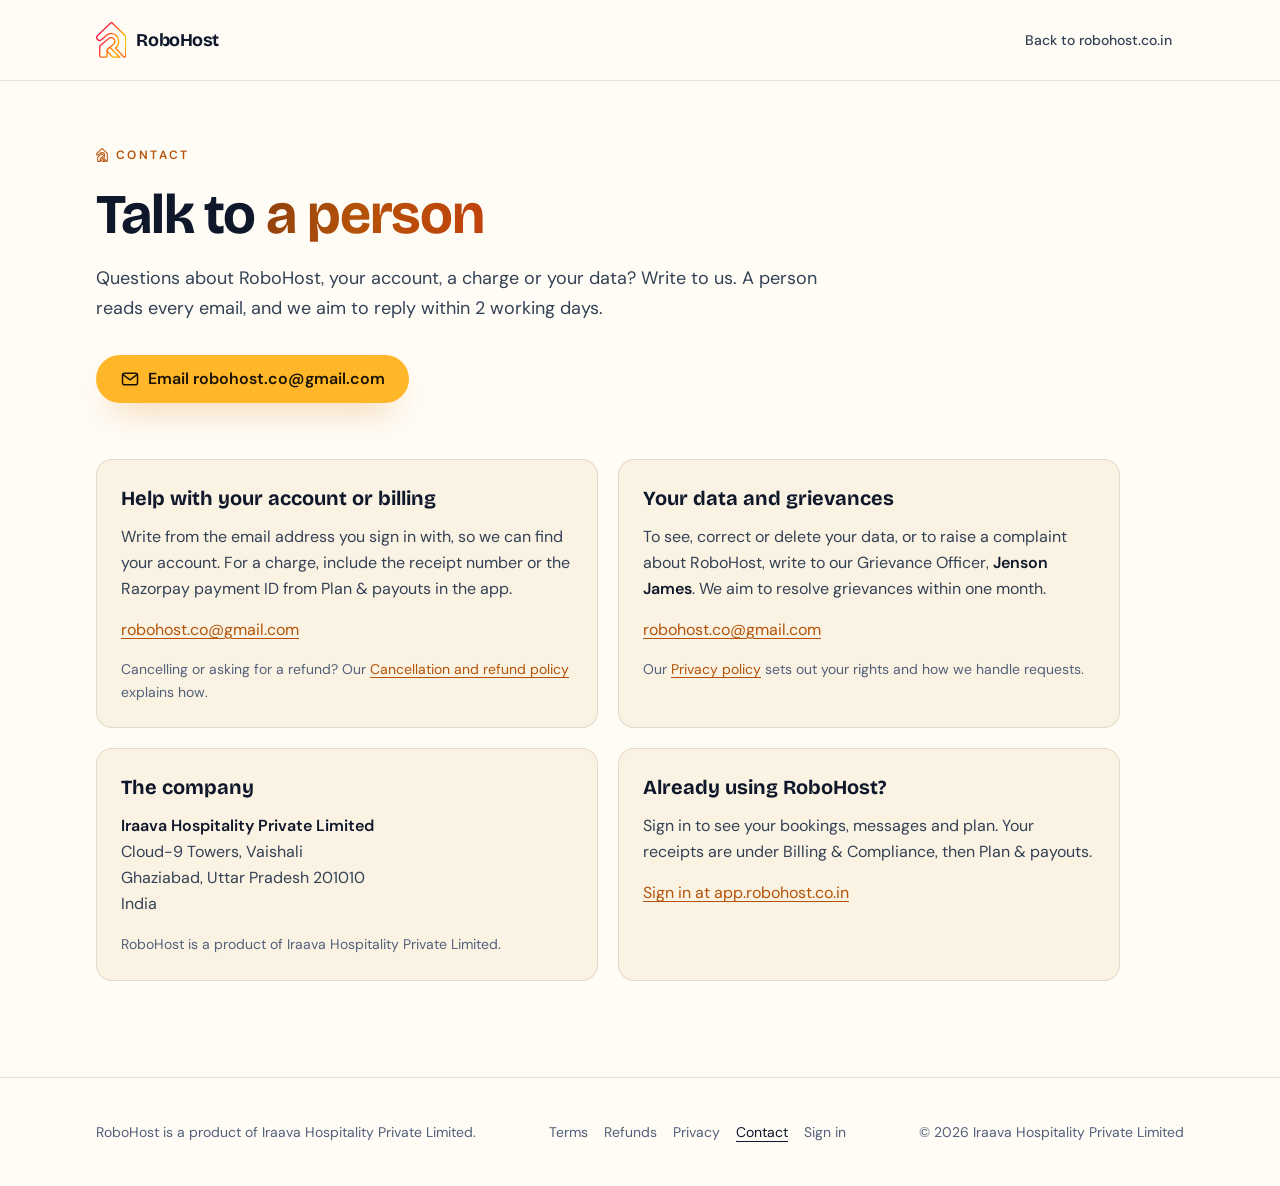
<file: contact.html>
<!doctype html>
<html lang="en">
  <head>
    <meta charset="UTF-8" />
    <link rel="icon" type="image/svg+xml" href="/favicon.svg" />
    <link rel="icon" type="image/png" sizes="32x32" href="/favicon-32.png" />
    <link rel="apple-touch-icon" href="/apple-touch-icon.png" />
    <meta name="viewport" content="width=device-width, initial-scale=1.0" />
    <title>Contact · RoboHost</title>
    <meta
      name="description"
      content="How to reach RoboHost, a product of Iraava Hospitality Private Limited, Ghaziabad: help with your account and billing, data requests and grievances."
    />
    <link rel="canonical" href="https://robohost.co.in/contact" />
    <meta property="og:type" content="website" />
    <meta property="og:site_name" content="RoboHost" />
    <meta property="og:url" content="https://robohost.co.in/contact" />
    <meta property="og:title" content="Contact RoboHost" />
    <link rel="preconnect" href="https://fonts.googleapis.com" />
    <link rel="preconnect" href="https://fonts.gstatic.com" crossorigin />
    <link
      rel="stylesheet"
      href="https://fonts.googleapis.com/css2?family=Bricolage+Grotesque:opsz,wght@12..96,500..800&family=DM+Sans:opsz,wght@9..40,400..700&display=swap"
    />
    <!-- Same theme resolution as site.html: stored choice first, otherwise the OS. -->
    <script>
      ;(function () {
        try {
          var stored = localStorage.getItem("robohost.theme")
          var theme =
            stored === "light" || stored === "dark"
              ? stored
              : window.matchMedia("(prefers-color-scheme: light)").matches
                ? "light"
                : "dark"
          document.documentElement.setAttribute("data-theme", theme)
          document.documentElement.style.colorScheme = theme
        } catch (e) {
          document.documentElement.setAttribute("data-theme", "dark")
        }
      })()
    </script>
    <!-- Plain HTML like privacy.html. The email is robohost.co@gmail.com because robohost.co.in
         has no MX record, so no @robohost.co.in address receives mail. -->
    <link rel="stylesheet" crossorigin href="/assets/src-Ci7YquTA.css">
    <link rel="stylesheet" crossorigin href="/assets/legal-BRruz6NL.css">
  </head>
  <body>
    <div class="landing-root min-h-screen bg-night-950 text-ink antialiased">
      <header class="border-b border-night-line">
        <div class="mx-auto flex h-16 max-w-6xl items-center justify-between gap-4 px-4 sm:h-20 sm:px-8">
          <a href="/" class="flex items-center gap-2.5 rounded-xl outline-none focus-visible:ring-2 focus-visible:ring-marigold" aria-label="RoboHost home">
            <svg viewBox="-2.4 -2.4 88.77 104.8" fill="none" aria-hidden="true" class="h-9 w-auto shrink-0">
              <defs>
                <radialGradient id="rh-house" gradientUnits="userSpaceOnUse" cx="85.89" cy="53.42" r="89.04"><stop offset="0" stop-color="#FFD600" /><stop offset="0.28" stop-color="#FFA400" /><stop offset="0.5" stop-color="#FF6A14" /><stop offset="0.75" stop-color="#FF2C40" /><stop offset="1" stop-color="#FF1650" /></radialGradient>
                <linearGradient id="rh-stem" gradientUnits="userSpaceOnUse" x1="7.81" y1="65.75" x2="40.68" y2="84.93"><stop offset="0" stop-color="#FF1E46" /><stop offset="0.5" stop-color="#FF5A20" /><stop offset="1" stop-color="#FF8C00" /></linearGradient>
                <linearGradient id="rh-strut" gradientUnits="userSpaceOnUse" x1="31.1" y1="83.56" x2="68.08" y2="100.27"><stop offset="0" stop-color="#FF7000" /><stop offset="0.6" stop-color="#FFB800" /><stop offset="1" stop-color="#FF9000" /></linearGradient>
              </defs>
              <g stroke-width="4">
                <path d="M37.58 70.4L66.16 100L47.58 100A3.29 3.29 0 0 1 45.19 98.97L29.32 82.26" stroke="url(#rh-strut)" stroke-linejoin="miter" stroke-miterlimit="4" />
                <path d="M34.78 45.55L10.21 65.96A4.93 4.93 0 0 0 8.42 69.75L8.42 96.16A3.84 3.84 0 0 0 12.26 100L27.12 100A2.74 2.74 0 0 0 29.86 97.26L29.86 79.26A3.56 3.56 0 0 1 31.21 76.48L48.63 62.53A10.96 10.96 0 0 0 52.74 53.97A10.96 10.96 0 0 0 41.78 43.01A10.96 10.96 0 0 0 34.78 45.55Z" stroke="url(#rh-stem)" stroke-linejoin="round" stroke-miterlimit="4" />
                <path d="M2.47 37.19L40.34 0.7A3.29 3.29 0 0 1 44.93 0.71L82.74 37.88A4.11 4.11 0 0 1 83.97 40.81L83.97 96.27A3.36 3.36 0 0 1 78.18 98.59L54.22 73.37A21.64 23.29 0 0 0 63.7 54.11A21.64 23.29 0 0 0 42.05 30.82A21.64 23.29 0 0 0 28.45 36L13.37 49.11A8.08 8.08 0 0 1 2.47 37.19Z" stroke="url(#rh-house)" stroke-linejoin="round" stroke-miterlimit="4" />
              </g>
            </svg>
            <span class="font-display text-lg font-bold tracking-tight text-ink">RoboHost</span>
          </a>
          <a
            href="/"
            class="rounded-full px-3 py-2 text-sm font-medium text-ink-body outline-none transition-colors hover:text-ink focus-visible:ring-2 focus-visible:ring-marigold"
            >Back to robohost.co.in</a
          >
        </div>
      </header>

      <main class="mx-auto max-w-6xl px-4 pb-24 pt-12 sm:px-8 sm:pt-16">
        <div class="max-w-3xl">
          <span class="inline-flex items-center gap-2 text-xs font-semibold uppercase tracking-[0.2em] text-marigold">
            <svg viewBox="-4.8 -4.8 93.57 109.6" fill="none" aria-hidden="true" class="h-3.5 w-auto">
              <g stroke="currentColor" stroke-width="8">
                <path d="M37.58 70.4L66.16 100L47.58 100A3.29 3.29 0 0 1 45.19 98.97L29.32 82.26" stroke-linejoin="miter" stroke-miterlimit="4" />
                <path d="M34.78 45.55L10.21 65.96A4.93 4.93 0 0 0 8.42 69.75L8.42 96.16A3.84 3.84 0 0 0 12.26 100L27.12 100A2.74 2.74 0 0 0 29.86 97.26L29.86 79.26A3.56 3.56 0 0 1 31.21 76.48L48.63 62.53A10.96 10.96 0 0 0 52.74 53.97A10.96 10.96 0 0 0 41.78 43.01A10.96 10.96 0 0 0 34.78 45.55Z" stroke-linejoin="round" stroke-miterlimit="4" />
                <path d="M2.47 37.19L40.34 0.7A3.29 3.29 0 0 1 44.93 0.71L82.74 37.88A4.11 4.11 0 0 1 83.97 40.81L83.97 96.27A3.36 3.36 0 0 1 78.18 98.59L54.22 73.37A21.64 23.29 0 0 0 63.7 54.11A21.64 23.29 0 0 0 42.05 30.82A21.64 23.29 0 0 0 28.45 36L13.37 49.11A8.08 8.08 0 0 1 2.47 37.19Z" stroke-linejoin="round" stroke-miterlimit="4" />
              </g>
            </svg>
            Contact
          </span>
          <h1 class="mt-4 text-balance font-display text-[clamp(2.25rem,6vw,3.5rem)] font-bold leading-[1.06] tracking-[-0.02em] text-ink">
            Talk to <span class="text-kesar">a person</span>
          </h1>
          <p class="mt-5 text-lg leading-relaxed text-ink-body">
            Questions about RoboHost, your account, a charge or your data? Write to us. A person reads every email, and we aim
            to reply within 2 working days.
          </p>
          <a
            href="mailto:robohost.co@gmail.com?subject=RoboHost%20question"
            class="mt-8 inline-flex min-h-12 items-center justify-center gap-2 rounded-full bg-marigold-fill px-6 text-base font-semibold text-on-marigold shadow-glow-marigold outline-none transition-transform hover:-translate-y-px focus-visible:ring-2 focus-visible:ring-marigold focus-visible:ring-offset-2 focus-visible:ring-offset-night-950"
          >
            <svg viewBox="0 0 24 24" fill="none" aria-hidden="true" class="h-5 w-5">
              <rect x="3" y="5" width="18" height="14" rx="2.5" stroke="currentColor" stroke-width="1.8" />
              <path d="m4 7 8 6 8-6" stroke="currentColor" stroke-width="1.8" stroke-linecap="round" stroke-linejoin="round" />
            </svg>
            Email robohost.co@gmail.com
          </a>
        </div>

        <div class="mt-14 grid max-w-5xl gap-5 sm:grid-cols-2">
          <section class="rounded-2xl border border-night-line bg-night-900 p-6" aria-labelledby="help-heading">
            <h2 id="help-heading" class="font-display text-xl font-bold text-ink">Help with your account or billing</h2>
            <p class="mt-3 text-base leading-relaxed text-ink-body">
              Write from the email address you sign in with, so we can find your account. For a charge, include the receipt
              number or the Razorpay payment ID from Plan &amp; payouts in the app.
            </p>
            <p class="mt-4 text-base">
              <a class="legal-link" href="mailto:robohost.co@gmail.com?subject=RoboHost%20help">robohost.co@gmail.com</a>
            </p>
            <p class="mt-4 text-sm leading-relaxed text-ink-muted">
              Cancelling or asking for a refund? Our
              <a class="legal-link" href="/refunds">Cancellation and refund policy</a> explains how.
            </p>
          </section>

          <section class="rounded-2xl border border-night-line bg-night-900 p-6" aria-labelledby="grievance-heading">
            <h2 id="grievance-heading" class="font-display text-xl font-bold text-ink">Your data and grievances</h2>
            <p class="mt-3 text-base leading-relaxed text-ink-body">
              To see, correct or delete your data, or to raise a complaint about RoboHost, write to our Grievance Officer,
              <strong class="font-semibold text-ink">Jenson James</strong>. We aim to resolve grievances within one month.
            </p>
            <p class="mt-4 text-base">
              <a class="legal-link" href="mailto:robohost.co@gmail.com?subject=Grievance">robohost.co@gmail.com</a>
            </p>
            <p class="mt-4 text-sm leading-relaxed text-ink-muted">
              Our <a class="legal-link" href="/privacy#your-rights">Privacy policy</a> sets out your rights and how we handle
              requests.
            </p>
          </section>

          <section class="rounded-2xl border border-night-line bg-night-900 p-6" aria-labelledby="company-heading">
            <h2 id="company-heading" class="font-display text-xl font-bold text-ink">The company</h2>
            <address class="mt-3 text-base not-italic leading-relaxed text-ink-body">
              <strong class="font-semibold text-ink">Iraava Hospitality Private Limited</strong><br />
              Cloud-9 Towers, Vaishali<br />
              Ghaziabad, Uttar Pradesh 201010<br />
              India
            </address>
            <p class="mt-4 text-sm leading-relaxed text-ink-muted">RoboHost is a product of Iraava Hospitality Private Limited.</p>
          </section>

          <section class="rounded-2xl border border-night-line bg-night-900 p-6" aria-labelledby="app-heading">
            <h2 id="app-heading" class="font-display text-xl font-bold text-ink">Already using RoboHost?</h2>
            <p class="mt-3 text-base leading-relaxed text-ink-body">
              Sign in to see your bookings, messages and plan. Your receipts are under Billing &amp; Compliance, then Plan
              &amp; payouts.
            </p>
            <p class="mt-4 text-base">
              <a class="legal-link" href="https://app.robohost.co.in/signin">Sign in at app.robohost.co.in</a>
            </p>
          </section>
        </div>
      </main>

      <footer class="border-t border-night-line">
        <div class="mx-auto flex max-w-6xl flex-col gap-3 px-4 py-8 text-sm text-ink-muted sm:px-8 lg:flex-row lg:items-center lg:justify-between">
          <p>RoboHost is a product of Iraava Hospitality Private Limited.</p>
          <nav aria-label="Legal" class="-mx-2 flex flex-wrap items-center">
            <a class="legal-foot-link" href="/terms">Terms</a>
            <a class="legal-foot-link" href="/refunds">Refunds</a>
            <a class="legal-foot-link" href="/privacy">Privacy</a>
            <a class="legal-foot-link" href="/contact" aria-current="page">Contact</a>
            <a class="legal-foot-link" href="https://app.robohost.co.in/signin">Sign in</a>
          </nav>
          <p>© 2026 Iraava Hospitality Private Limited</p>
        </div>
      </footer>
    </div>
  </body>
</html>
</file>
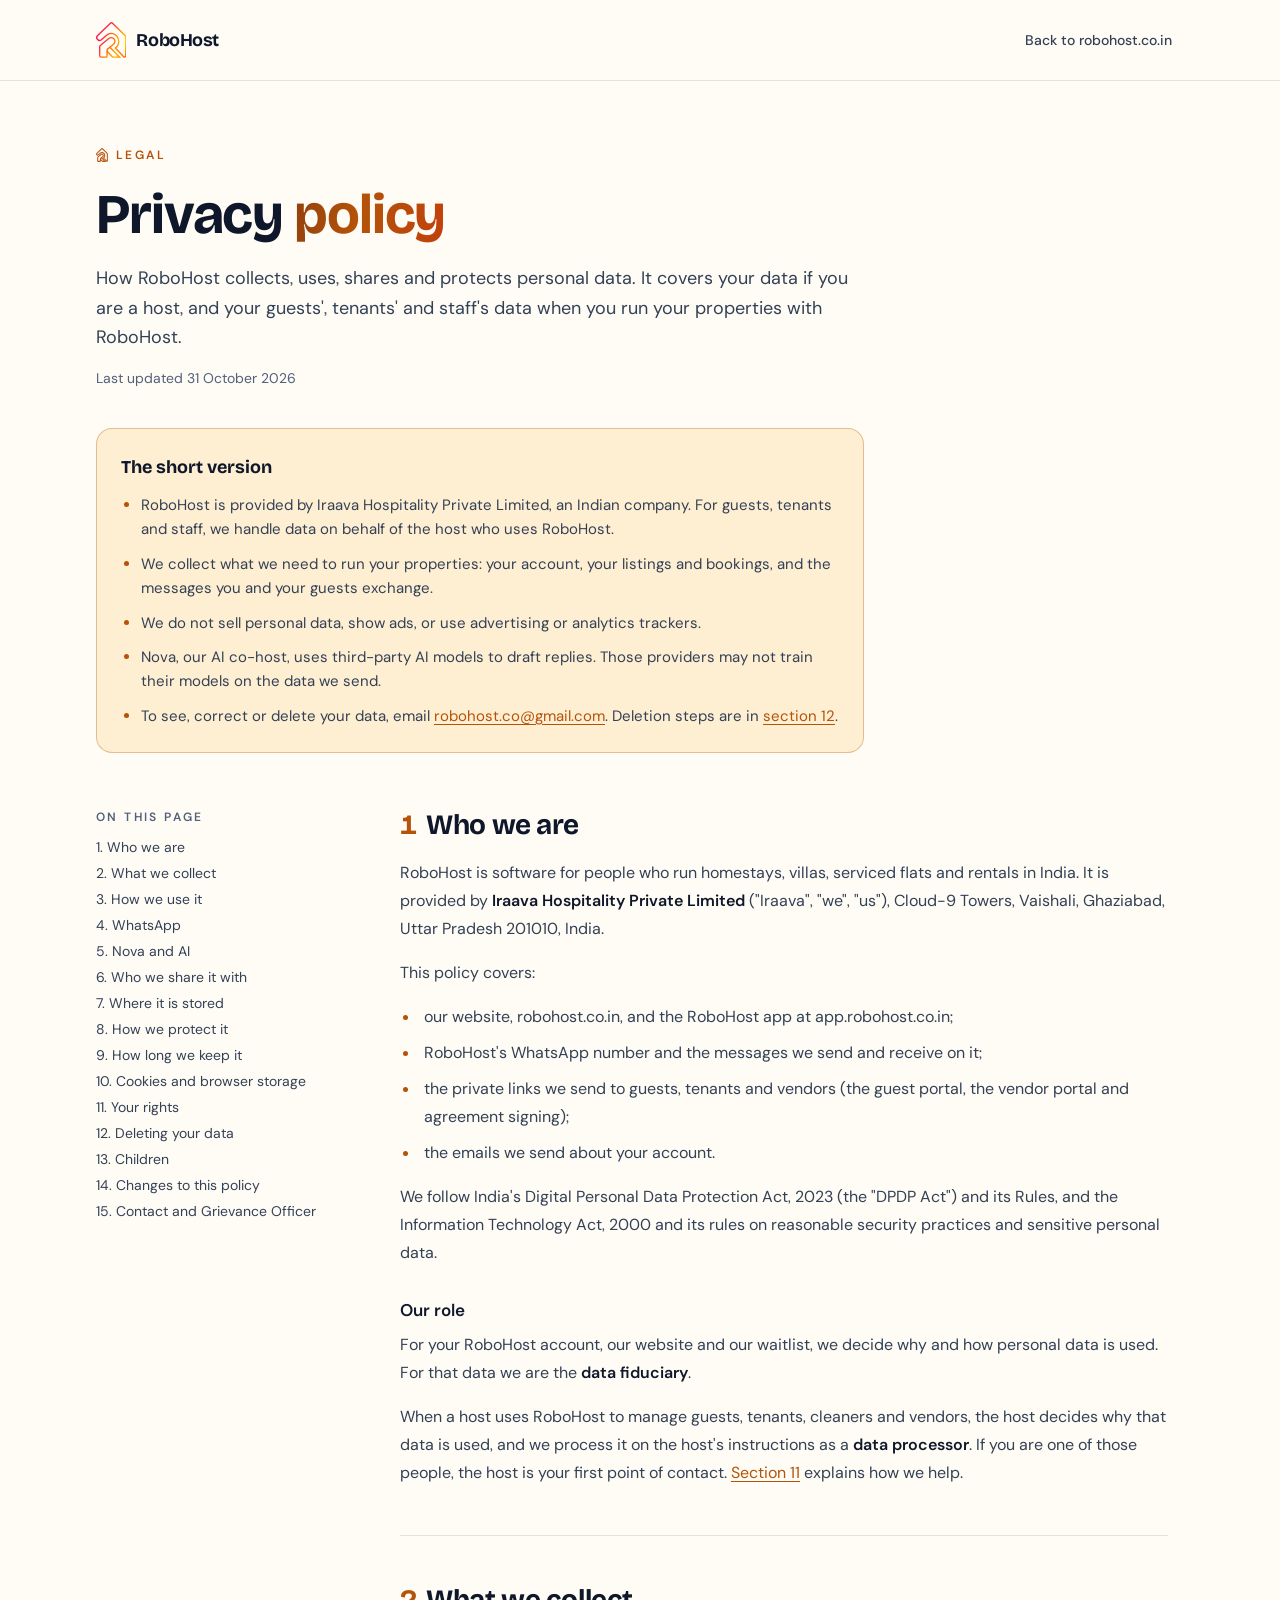
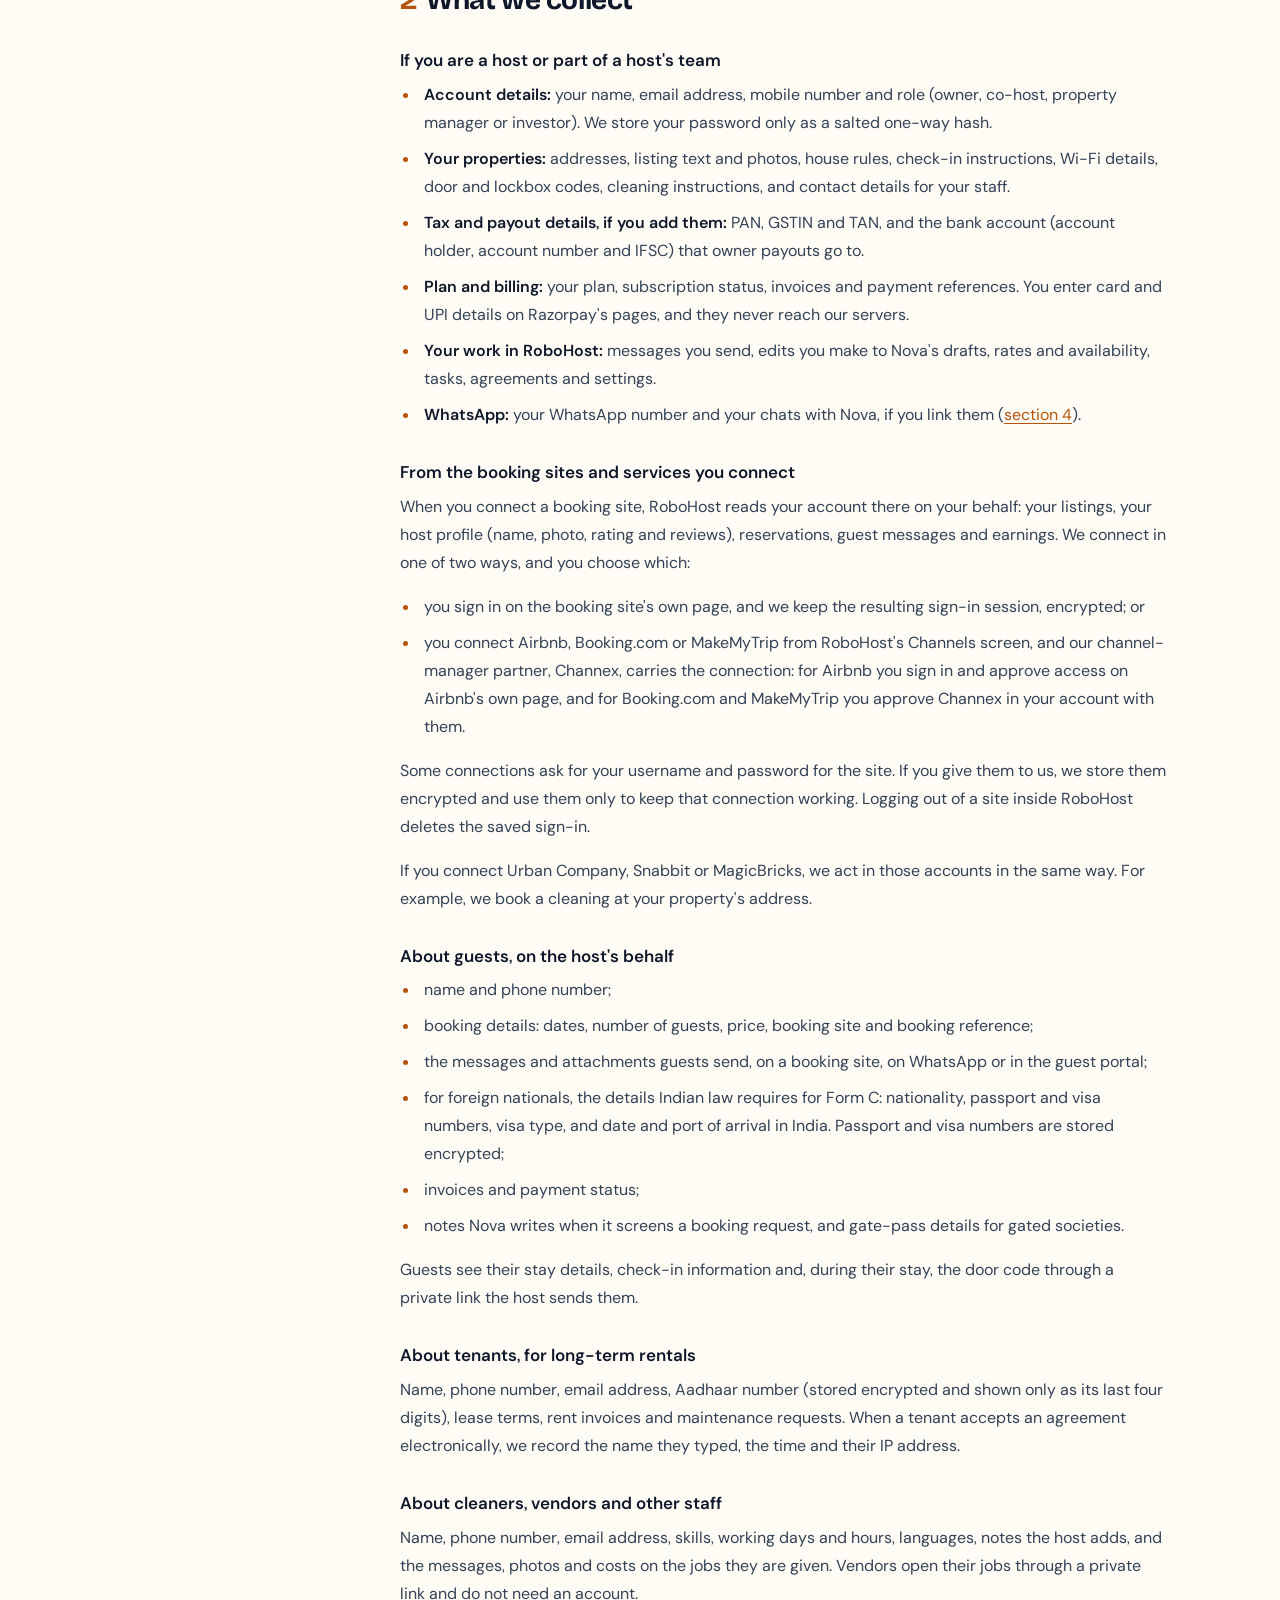
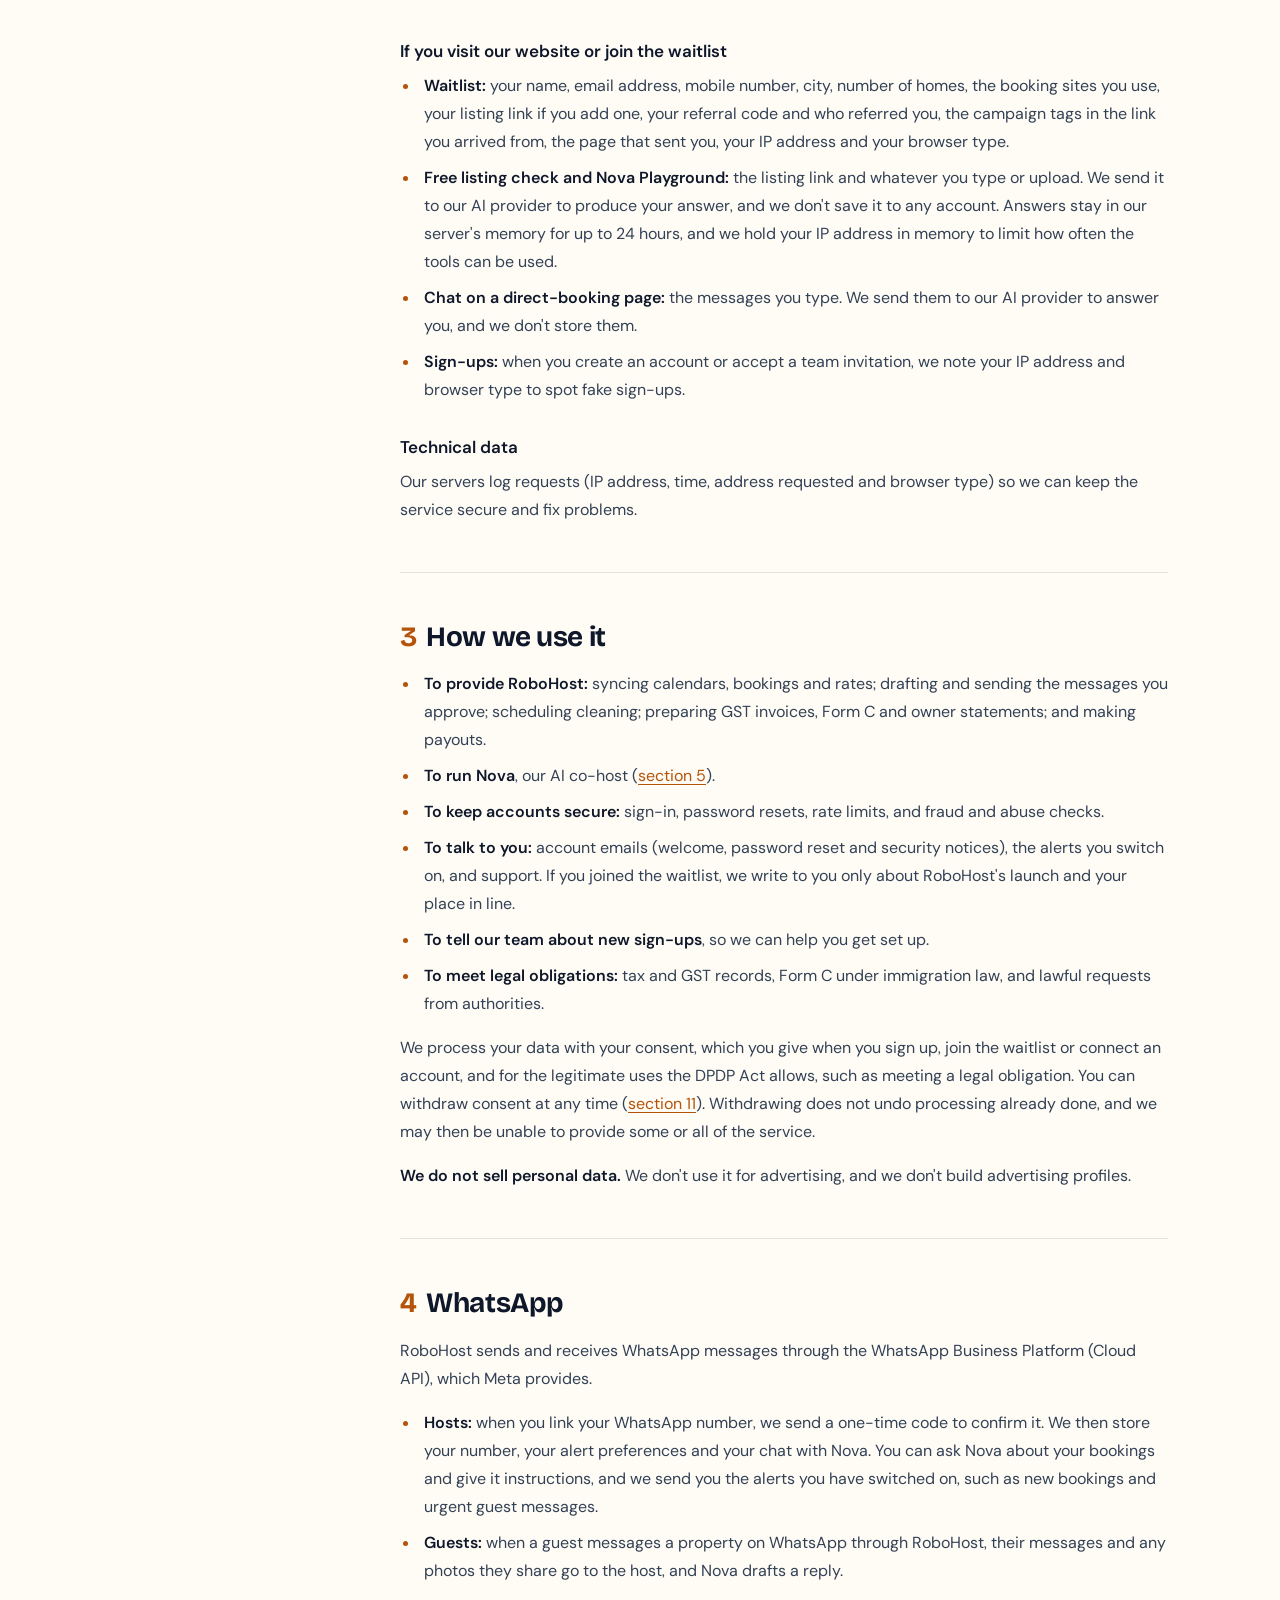
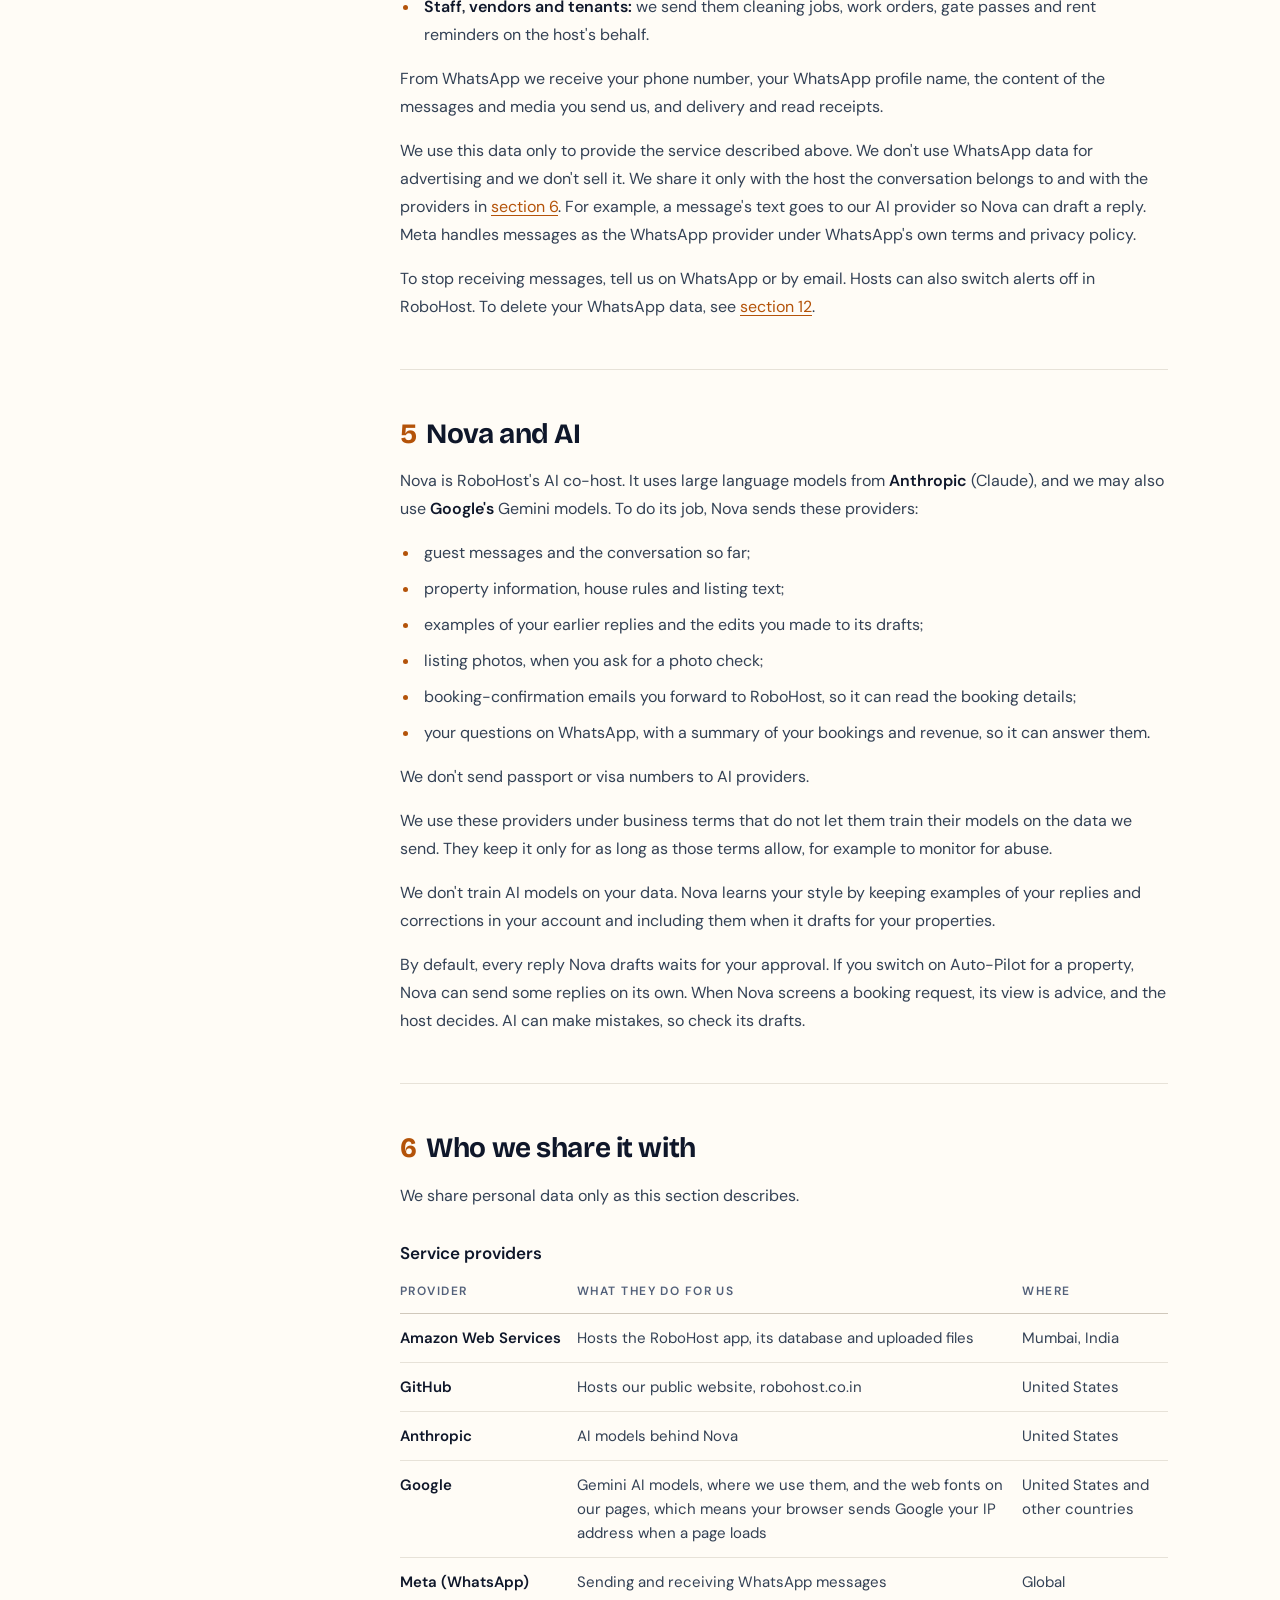
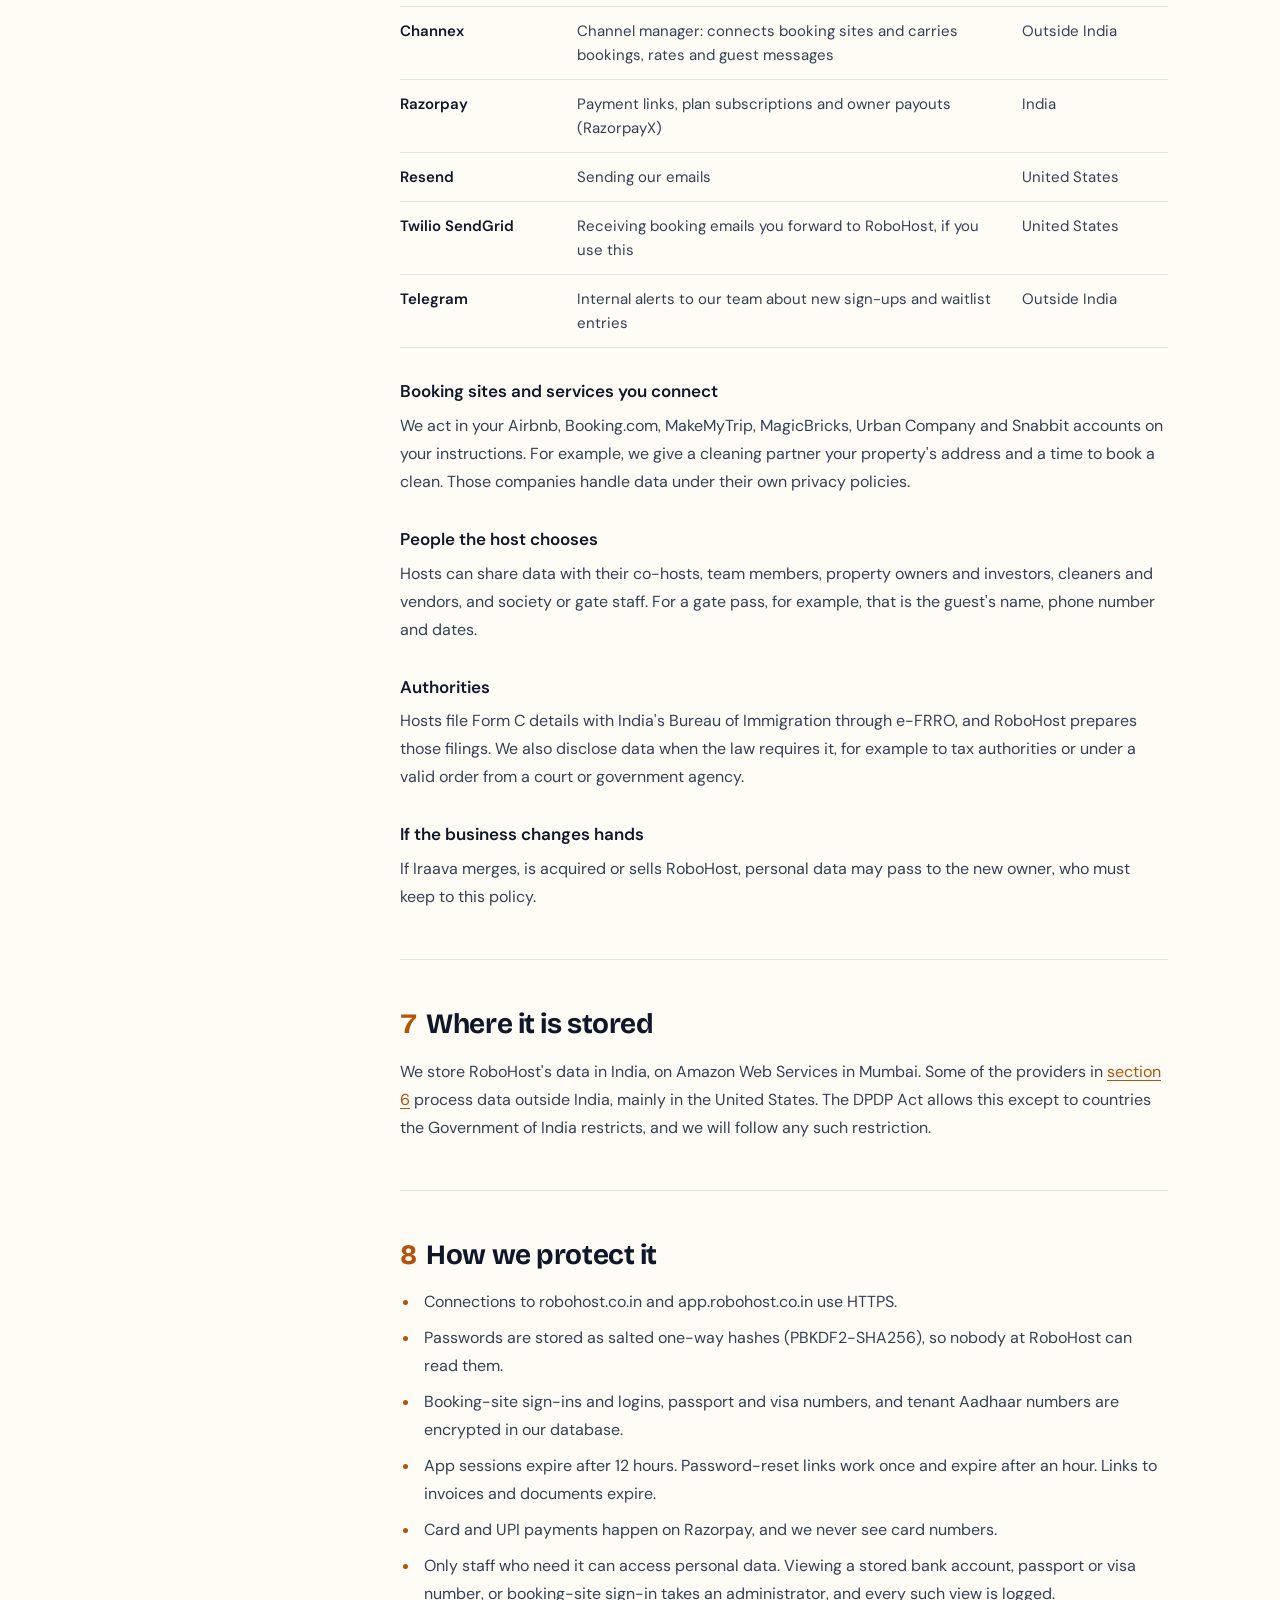
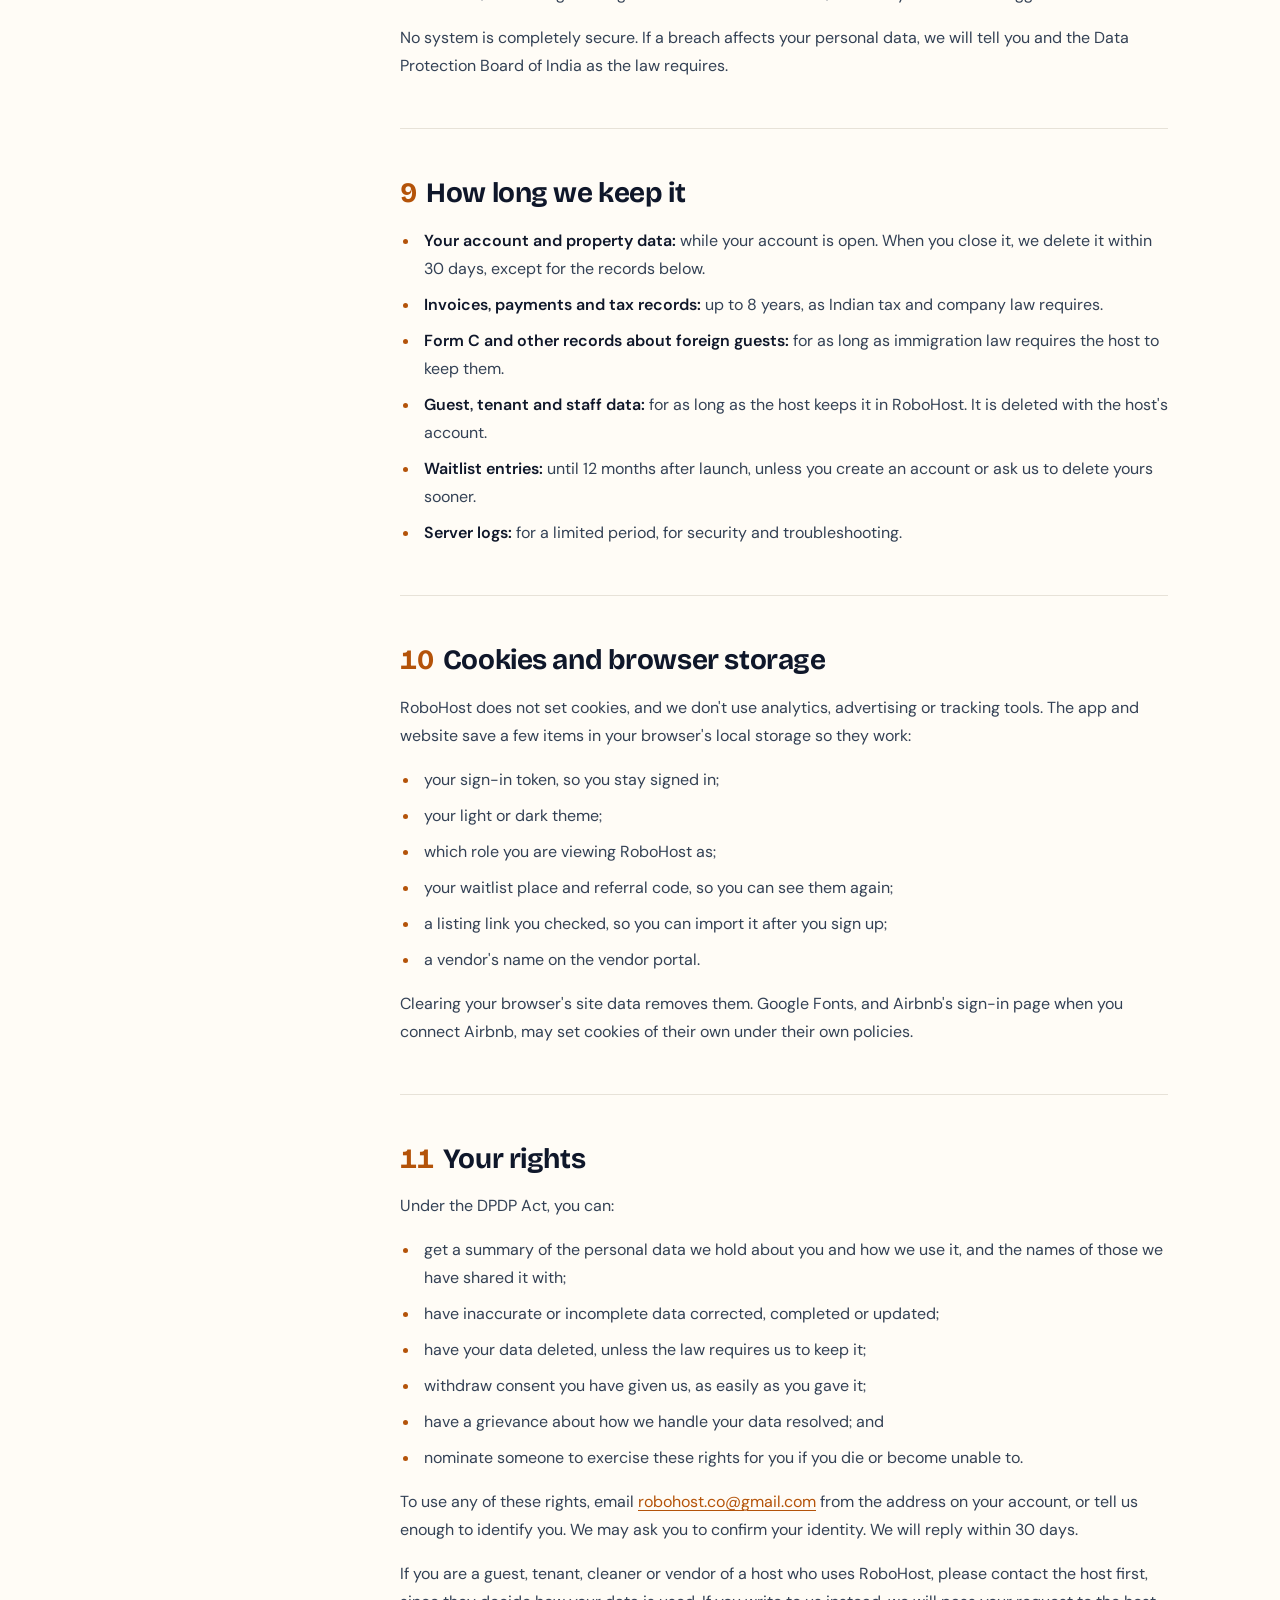
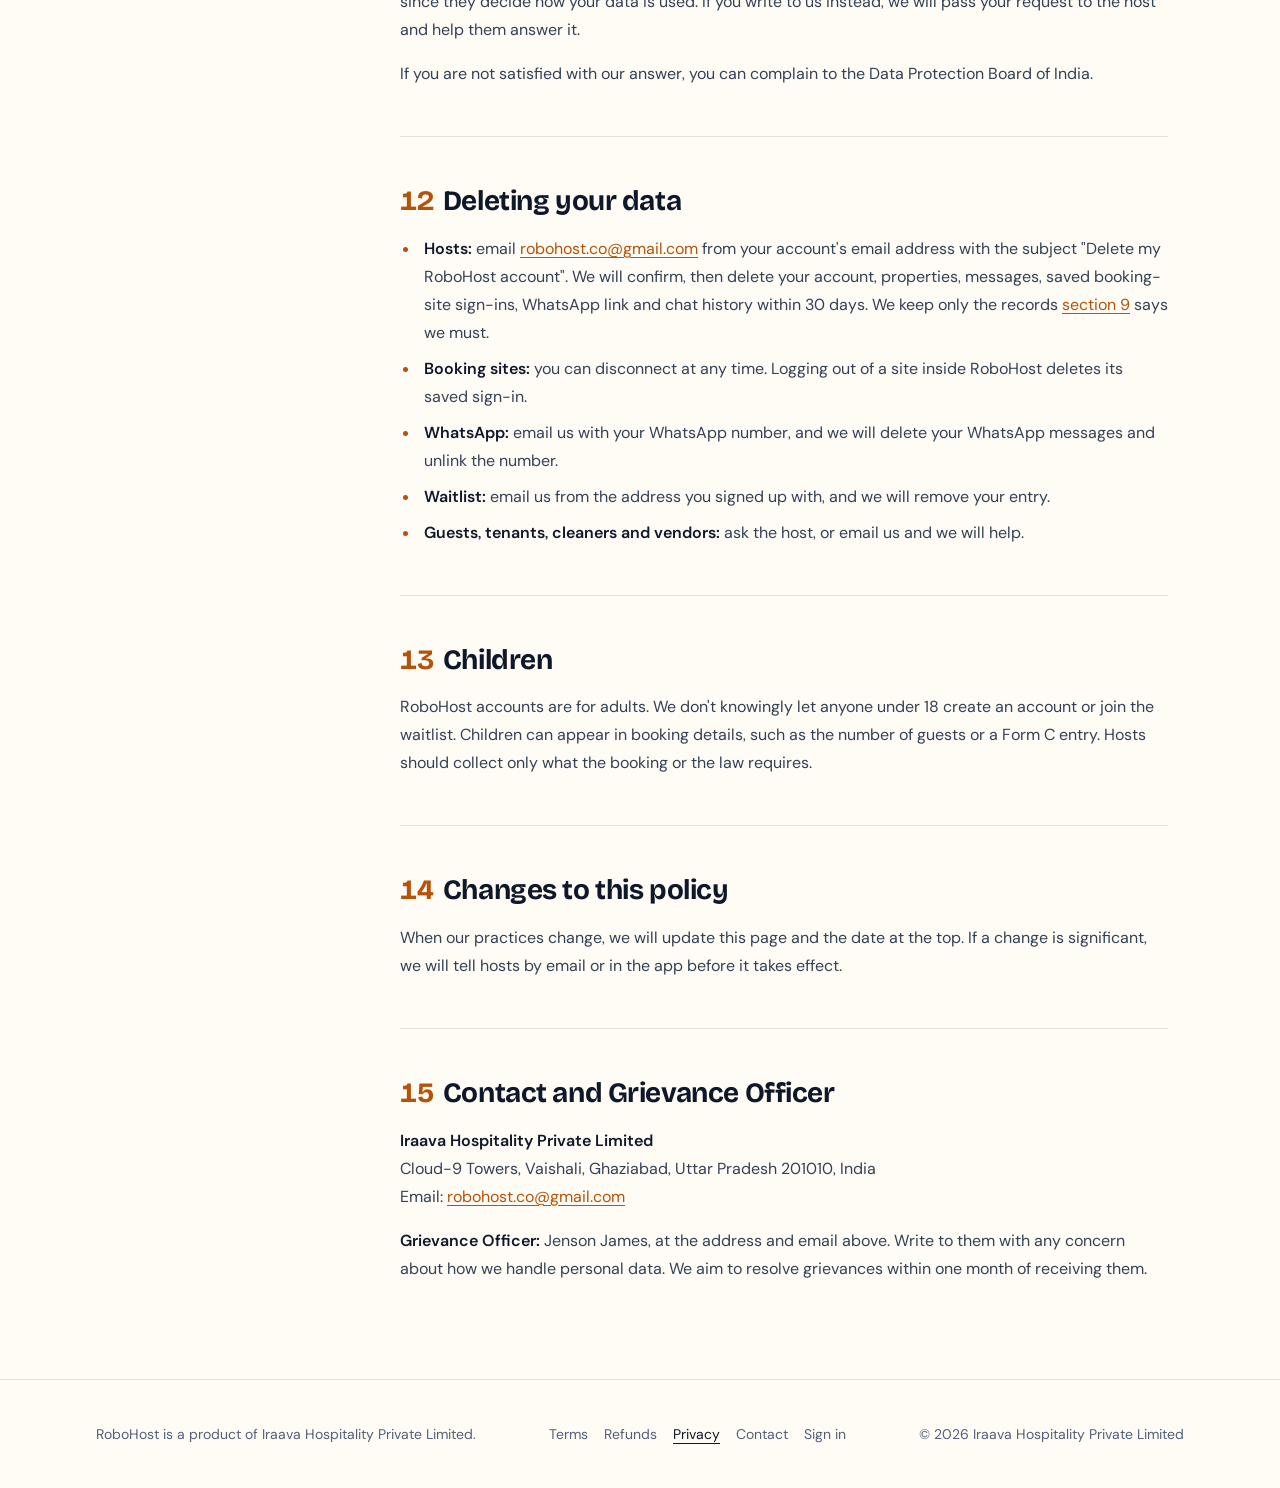
<file: privacy.html>
<!doctype html>
<html lang="en">
  <head>
    <meta charset="UTF-8" />
    <link rel="icon" type="image/svg+xml" href="/favicon.svg" />
    <link rel="icon" type="image/png" sizes="32x32" href="/favicon-32.png" />
    <link rel="apple-touch-icon" href="/apple-touch-icon.png" />
    <meta name="viewport" content="width=device-width, initial-scale=1.0" />
    <title>Privacy policy · RoboHost</title>
    <meta
      name="description"
      content="How RoboHost, a product of Iraava Hospitality Private Limited, collects, uses, shares and protects personal data, and how to see, correct or delete yours."
    />
    <link rel="canonical" href="https://robohost.co.in/privacy" />
    <meta property="og:type" content="website" />
    <meta property="og:site_name" content="RoboHost" />
    <meta property="og:url" content="https://robohost.co.in/privacy" />
    <meta property="og:title" content="RoboHost privacy policy" />
    <link rel="preconnect" href="https://fonts.googleapis.com" />
    <link rel="preconnect" href="https://fonts.gstatic.com" crossorigin />
    <link
      rel="stylesheet"
      href="https://fonts.googleapis.com/css2?family=Bricolage+Grotesque:opsz,wght@12..96,500..800&family=DM+Sans:opsz,wght@9..40,400..700&display=swap"
    />
    <!-- Same theme resolution as site.html: stored choice first, otherwise the OS. -->
    <script>
      ;(function () {
        try {
          var stored = localStorage.getItem("robohost.theme")
          var theme =
            stored === "light" || stored === "dark"
              ? stored
              : window.matchMedia("(prefers-color-scheme: light)").matches
                ? "light"
                : "dark"
          document.documentElement.setAttribute("data-theme", theme)
          document.documentElement.style.colorScheme = theme
        } catch (e) {
          document.documentElement.setAttribute("data-theme", "dark")
        }
      })()
    </script>
    <!-- The site's tokens and Tailwind utilities. This page has no React and no script of its
         own: the policy is plain HTML so Meta's app review (and any crawler) reads it as-is. -->
    <link rel="stylesheet" crossorigin href="/assets/src-Ci7YquTA.css">
    <link rel="stylesheet" crossorigin href="/assets/legal-BRruz6NL.css">
  </head>
  <body>
    <div class="landing-root min-h-screen bg-night-950 text-ink antialiased">
      <a
        href="#policy"
        class="sr-only rounded-full bg-marigold-fill px-4 py-2 text-sm font-semibold text-on-marigold focus:not-sr-only focus:absolute focus:left-4 focus:top-4 focus:z-10"
        >Skip to the policy</a
      >

      <header class="border-b border-night-line">
        <div class="mx-auto flex h-16 max-w-6xl items-center justify-between gap-4 px-4 sm:h-20 sm:px-8">
          <a href="/" class="flex items-center gap-2.5 rounded-xl outline-none focus-visible:ring-2 focus-visible:ring-marigold" aria-label="RoboHost home">
            <svg viewBox="-2.4 -2.4 88.77 104.8" fill="none" aria-hidden="true" class="h-9 w-auto shrink-0">
              <defs>
                <radialGradient id="rh-house" gradientUnits="userSpaceOnUse" cx="85.89" cy="53.42" r="89.04"><stop offset="0" stop-color="#FFD600" /><stop offset="0.28" stop-color="#FFA400" /><stop offset="0.5" stop-color="#FF6A14" /><stop offset="0.75" stop-color="#FF2C40" /><stop offset="1" stop-color="#FF1650" /></radialGradient>
                <linearGradient id="rh-stem" gradientUnits="userSpaceOnUse" x1="7.81" y1="65.75" x2="40.68" y2="84.93"><stop offset="0" stop-color="#FF1E46" /><stop offset="0.5" stop-color="#FF5A20" /><stop offset="1" stop-color="#FF8C00" /></linearGradient>
                <linearGradient id="rh-strut" gradientUnits="userSpaceOnUse" x1="31.1" y1="83.56" x2="68.08" y2="100.27"><stop offset="0" stop-color="#FF7000" /><stop offset="0.6" stop-color="#FFB800" /><stop offset="1" stop-color="#FF9000" /></linearGradient>
              </defs>
              <g stroke-width="4">
                <path d="M37.58 70.4L66.16 100L47.58 100A3.29 3.29 0 0 1 45.19 98.97L29.32 82.26" stroke="url(#rh-strut)" stroke-linejoin="miter" stroke-miterlimit="4" />
                <path d="M34.78 45.55L10.21 65.96A4.93 4.93 0 0 0 8.42 69.75L8.42 96.16A3.84 3.84 0 0 0 12.26 100L27.12 100A2.74 2.74 0 0 0 29.86 97.26L29.86 79.26A3.56 3.56 0 0 1 31.21 76.48L48.63 62.53A10.96 10.96 0 0 0 52.74 53.97A10.96 10.96 0 0 0 41.78 43.01A10.96 10.96 0 0 0 34.78 45.55Z" stroke="url(#rh-stem)" stroke-linejoin="round" stroke-miterlimit="4" />
                <path d="M2.47 37.19L40.34 0.7A3.29 3.29 0 0 1 44.93 0.71L82.74 37.88A4.11 4.11 0 0 1 83.97 40.81L83.97 96.27A3.36 3.36 0 0 1 78.18 98.59L54.22 73.37A21.64 23.29 0 0 0 63.7 54.11A21.64 23.29 0 0 0 42.05 30.82A21.64 23.29 0 0 0 28.45 36L13.37 49.11A8.08 8.08 0 0 1 2.47 37.19Z" stroke="url(#rh-house)" stroke-linejoin="round" stroke-miterlimit="4" />
              </g>
            </svg>
            <span class="font-display text-lg font-bold tracking-tight text-ink">RoboHost</span>
          </a>
          <a
            href="/"
            class="rounded-full px-3 py-2 text-sm font-medium text-ink-body outline-none transition-colors hover:text-ink focus-visible:ring-2 focus-visible:ring-marigold"
            >Back to robohost.co.in</a
          >
        </div>
      </header>

      <main class="mx-auto max-w-6xl px-4 pb-24 pt-12 sm:px-8 sm:pt-16">
        <div class="max-w-3xl">
          <span class="inline-flex items-center gap-2 text-xs font-semibold uppercase tracking-[0.2em] text-marigold">
            <svg viewBox="-4.8 -4.8 93.57 109.6" fill="none" aria-hidden="true" class="h-3.5 w-auto">
              <g stroke="currentColor" stroke-width="8">
                <path d="M37.58 70.4L66.16 100L47.58 100A3.29 3.29 0 0 1 45.19 98.97L29.32 82.26" stroke-linejoin="miter" stroke-miterlimit="4" />
                <path d="M34.78 45.55L10.21 65.96A4.93 4.93 0 0 0 8.42 69.75L8.42 96.16A3.84 3.84 0 0 0 12.26 100L27.12 100A2.74 2.74 0 0 0 29.86 97.26L29.86 79.26A3.56 3.56 0 0 1 31.21 76.48L48.63 62.53A10.96 10.96 0 0 0 52.74 53.97A10.96 10.96 0 0 0 41.78 43.01A10.96 10.96 0 0 0 34.78 45.55Z" stroke-linejoin="round" stroke-miterlimit="4" />
                <path d="M2.47 37.19L40.34 0.7A3.29 3.29 0 0 1 44.93 0.71L82.74 37.88A4.11 4.11 0 0 1 83.97 40.81L83.97 96.27A3.36 3.36 0 0 1 78.18 98.59L54.22 73.37A21.64 23.29 0 0 0 63.7 54.11A21.64 23.29 0 0 0 42.05 30.82A21.64 23.29 0 0 0 28.45 36L13.37 49.11A8.08 8.08 0 0 1 2.47 37.19Z" stroke-linejoin="round" stroke-miterlimit="4" />
              </g>
            </svg>
            Legal
          </span>
          <h1 class="mt-4 text-balance font-display text-[clamp(2.25rem,6vw,3.5rem)] font-bold leading-[1.06] tracking-[-0.02em] text-ink">
            Privacy <span class="text-kesar">policy</span>
          </h1>
          <p class="mt-5 text-lg leading-relaxed text-ink-body">
            How RoboHost collects, uses, shares and protects personal data. It covers your data if you are a host, and your
            guests', tenants' and staff's data when you run your properties with RoboHost.
          </p>
          <p class="mt-4 text-sm text-ink-muted">Last updated 31 October 2026</p>

          <div class="mt-10 rounded-2xl border border-marigold-line bg-marigold-soft p-5 sm:p-6">
            <h2 class="font-display text-lg font-bold text-ink">The short version</h2>
            <ul class="mt-3 list-disc space-y-2.5 pl-5 text-[15px] leading-relaxed text-ink-body marker:text-marigold">
              <li>
                RoboHost is provided by Iraava Hospitality Private Limited, an Indian company. For guests, tenants and staff,
                we handle data on behalf of the host who uses RoboHost.
              </li>
              <li>
                We collect what we need to run your properties: your account, your listings and bookings, and the messages
                you and your guests exchange.
              </li>
              <li>We do not sell personal data, show ads, or use advertising or analytics trackers.</li>
              <li>
                Nova, our AI co-host, uses third-party AI models to draft replies. Those providers may not train their models
                on the data we send.
              </li>
              <li>
                To see, correct or delete your data, email
                <a class="legal-link" href="mailto:robohost.co@gmail.com">robohost.co@gmail.com</a>. Deletion steps are in
                <a class="legal-link" href="#delete-your-data">section 12</a>.
              </li>
            </ul>
          </div>
        </div>

        <div class="mt-14 lg:grid lg:grid-cols-[15rem_minmax(0,1fr)] lg:gap-16">
          <nav aria-label="On this page" class="mb-12 rounded-2xl border border-night-line bg-night-900 p-5 lg:sticky lg:top-8 lg:mb-0 lg:self-start lg:border-0 lg:bg-transparent lg:p-0">
            <p class="text-xs font-semibold uppercase tracking-[0.2em] text-ink-muted">On this page</p>
            <ol class="mt-3 grid gap-x-6 gap-y-1.5 text-sm text-ink-body sm:grid-cols-2 lg:grid-cols-1">
              <li><a class="rounded hover:text-ink" href="#who-we-are">1. Who we are</a></li>
              <li><a class="rounded hover:text-ink" href="#what-we-collect">2. What we collect</a></li>
              <li><a class="rounded hover:text-ink" href="#how-we-use-it">3. How we use it</a></li>
              <li><a class="rounded hover:text-ink" href="#whatsapp">4. WhatsApp</a></li>
              <li><a class="rounded hover:text-ink" href="#ai">5. Nova and AI</a></li>
              <li><a class="rounded hover:text-ink" href="#sharing">6. Who we share it with</a></li>
              <li><a class="rounded hover:text-ink" href="#storage">7. Where it is stored</a></li>
              <li><a class="rounded hover:text-ink" href="#security">8. How we protect it</a></li>
              <li><a class="rounded hover:text-ink" href="#retention">9. How long we keep it</a></li>
              <li><a class="rounded hover:text-ink" href="#cookies">10. Cookies and browser storage</a></li>
              <li><a class="rounded hover:text-ink" href="#your-rights">11. Your rights</a></li>
              <li><a class="rounded hover:text-ink" href="#delete-your-data">12. Deleting your data</a></li>
              <li><a class="rounded hover:text-ink" href="#children">13. Children</a></li>
              <li><a class="rounded hover:text-ink" href="#changes">14. Changes to this policy</a></li>
              <li><a class="rounded hover:text-ink" href="#contact">15. Contact and Grievance Officer</a></li>
            </ol>
          </nav>

          <article id="policy" class="legal-prose max-w-3xl">
            <section id="who-we-are">
              <h2><span class="num">1</span>Who we are</h2>
              <p>
                RoboHost is software for people who run homestays, villas, serviced flats and rentals in India. It is provided
                by <strong>Iraava Hospitality Private Limited</strong> ("Iraava", "we", "us"), Cloud-9 Towers, Vaishali,
                Ghaziabad, Uttar Pradesh 201010, India.
              </p>
              <p>This policy covers:</p>
              <ul>
                <li>our website, robohost.co.in, and the RoboHost app at app.robohost.co.in;</li>
                <li>RoboHost's WhatsApp number and the messages we send and receive on it;</li>
                <li>the private links we send to guests, tenants and vendors (the guest portal, the vendor portal and agreement signing);</li>
                <li>the emails we send about your account.</li>
              </ul>
              <p>
                We follow India's Digital Personal Data Protection Act, 2023 (the "DPDP Act") and its Rules, and the
                Information Technology Act, 2000 and its rules on reasonable security practices and sensitive personal data.
              </p>
              <h3>Our role</h3>
              <p>
                For your RoboHost account, our website and our waitlist, we decide why and how personal data is used. For
                that data we are the <strong>data fiduciary</strong>.
              </p>
              <p>
                When a host uses RoboHost to manage guests, tenants, cleaners and vendors, the host decides why that data is
                used, and we process it on the host's instructions as a <strong>data processor</strong>. If you are one of
                those people, the host is your first point of contact. <a href="#your-rights">Section 11</a> explains how we
                help.
              </p>
            </section>

            <section id="what-we-collect">
              <h2><span class="num">2</span>What we collect</h2>

              <h3>If you are a host or part of a host's team</h3>
              <ul>
                <li>
                  <strong>Account details:</strong> your name, email address, mobile number and role (owner, co-host,
                  property manager or investor). We store your password only as a salted one-way hash.
                </li>
                <li>
                  <strong>Your properties:</strong> addresses, listing text and photos, house rules, check-in instructions,
                  Wi-Fi details, door and lockbox codes, cleaning instructions, and contact details for your staff.
                </li>
                <li>
                  <strong>Tax and payout details, if you add them:</strong> PAN, GSTIN and TAN, and the bank account (account
                  holder, account number and IFSC) that owner payouts go to.
                </li>
                <li>
                  <strong>Plan and billing:</strong> your plan, subscription status, invoices and payment references. You
                  enter card and UPI details on Razorpay's pages, and they never reach our servers.
                </li>
                <li>
                  <strong>Your work in RoboHost:</strong> messages you send, edits you make to Nova's drafts, rates and
                  availability, tasks, agreements and settings.
                </li>
                <li>
                  <strong>WhatsApp:</strong> your WhatsApp number and your chats with Nova, if you link them
                  (<a href="#whatsapp">section 4</a>).
                </li>
              </ul>

              <h3>From the booking sites and services you connect</h3>
              <p>
                When you connect a booking site, RoboHost reads your account there on your behalf: your listings, your host
                profile (name, photo, rating and reviews), reservations, guest messages and earnings. We connect in one of
                two ways, and you choose which:
              </p>
              <ul>
                <li>you sign in on the booking site's own page, and we keep the resulting sign-in session, encrypted; or</li>
                <li>
                  you connect Airbnb, Booking.com or MakeMyTrip from RoboHost's Channels screen, and our channel-manager
                  partner, Channex, carries the connection: for Airbnb you sign in and approve access on Airbnb's own page,
                  and for Booking.com and MakeMyTrip you approve Channex in your account with them.
                </li>
              </ul>
              <p>
                Some connections ask for your username and password for the site. If you give them to us, we store them
                encrypted and use them only to keep that connection working. Logging out of a site inside RoboHost deletes the
                saved sign-in.
              </p>
              <p>
                If you connect Urban Company, Snabbit or MagicBricks, we act in those accounts in the same way. For example,
                we book a cleaning at your property's address.
              </p>

              <h3>About guests, on the host's behalf</h3>
              <ul>
                <li>name and phone number;</li>
                <li>booking details: dates, number of guests, price, booking site and booking reference;</li>
                <li>the messages and attachments guests send, on a booking site, on WhatsApp or in the guest portal;</li>
                <li>
                  for foreign nationals, the details Indian law requires for Form C: nationality, passport and visa numbers,
                  visa type, and date and port of arrival in India. Passport and visa numbers are stored encrypted;
                </li>
                <li>invoices and payment status;</li>
                <li>notes Nova writes when it screens a booking request, and gate-pass details for gated societies.</li>
              </ul>
              <p>
                Guests see their stay details, check-in information and, during their stay, the door code through a private
                link the host sends them.
              </p>

              <h3>About tenants, for long-term rentals</h3>
              <p>
                Name, phone number, email address, Aadhaar number (stored encrypted and shown only as its last four digits),
                lease terms, rent invoices and maintenance requests. When a tenant accepts an agreement electronically, we
                record the name they typed, the time and their IP address.
              </p>

              <h3>About cleaners, vendors and other staff</h3>
              <p>
                Name, phone number, email address, skills, working days and hours, languages, notes the host adds, and the
                messages, photos and costs on the jobs they are given. Vendors open their jobs through a private link and do
                not need an account.
              </p>

              <h3>If you visit our website or join the waitlist</h3>
              <ul>
                <li>
                  <strong>Waitlist:</strong> your name, email address, mobile number, city, number of homes, the booking sites
                  you use, your listing link if you add one, your referral code and who referred you, the campaign tags in the
                  link you arrived from, the page that sent you, your IP address and your browser type.
                </li>
                <li>
                  <strong>Free listing check and Nova Playground:</strong> the listing link and whatever you type or upload. We
                  send it to our AI provider to produce your answer, and we don't save it to any account. Answers stay in our
                  server's memory for up to 24 hours, and we hold your IP address in memory to limit how often the tools can
                  be used.
                </li>
                <li>
                  <strong>Chat on a direct-booking page:</strong> the messages you type. We send them to our AI provider to
                  answer you, and we don't store them.
                </li>
                <li>
                  <strong>Sign-ups:</strong> when you create an account or accept a team invitation, we note your IP address
                  and browser type to spot fake sign-ups.
                </li>
              </ul>

              <h3>Technical data</h3>
              <p>
                Our servers log requests (IP address, time, address requested and browser type) so we can keep the service
                secure and fix problems.
              </p>
            </section>

            <section id="how-we-use-it">
              <h2><span class="num">3</span>How we use it</h2>
              <ul>
                <li>
                  <strong>To provide RoboHost:</strong> syncing calendars, bookings and rates; drafting and sending the
                  messages you approve; scheduling cleaning; preparing GST invoices, Form C and owner statements; and making
                  payouts.
                </li>
                <li><strong>To run Nova</strong>, our AI co-host (<a href="#ai">section 5</a>).</li>
                <li><strong>To keep accounts secure:</strong> sign-in, password resets, rate limits, and fraud and abuse checks.</li>
                <li>
                  <strong>To talk to you:</strong> account emails (welcome, password reset and security notices), the alerts
                  you switch on, and support. If you joined the waitlist, we write to you only about RoboHost's launch and your
                  place in line.
                </li>
                <li><strong>To tell our team about new sign-ups</strong>, so we can help you get set up.</li>
                <li>
                  <strong>To meet legal obligations:</strong> tax and GST records, Form C under immigration law, and lawful
                  requests from authorities.
                </li>
              </ul>
              <p>
                We process your data with your consent, which you give when you sign up, join the waitlist or connect an
                account, and for the legitimate uses the DPDP Act allows, such as meeting a legal obligation. You can withdraw
                consent at any time (<a href="#your-rights">section 11</a>). Withdrawing does not undo processing already done,
                and we may then be unable to provide some or all of the service.
              </p>
              <p>
                <strong>We do not sell personal data.</strong> We don't use it for advertising, and we don't build advertising
                profiles.
              </p>
            </section>

            <section id="whatsapp">
              <h2><span class="num">4</span>WhatsApp</h2>
              <p>
                RoboHost sends and receives WhatsApp messages through the WhatsApp Business Platform (Cloud API), which Meta
                provides.
              </p>
              <ul>
                <li>
                  <strong>Hosts:</strong> when you link your WhatsApp number, we send a one-time code to confirm it. We then
                  store your number, your alert preferences and your chat with Nova. You can ask Nova about your bookings and
                  give it instructions, and we send you the alerts you have switched on, such as new bookings and urgent guest
                  messages.
                </li>
                <li>
                  <strong>Guests:</strong> when a guest messages a property on WhatsApp through RoboHost, their messages and
                  any photos they share go to the host, and Nova drafts a reply.
                </li>
                <li>
                  <strong>Staff, vendors and tenants:</strong> we send them cleaning jobs, work orders, gate passes and rent
                  reminders on the host's behalf.
                </li>
              </ul>
              <p>
                From WhatsApp we receive your phone number, your WhatsApp profile name, the content of the messages and media
                you send us, and delivery and read receipts.
              </p>
              <p>
                We use this data only to provide the service described above. We don't use WhatsApp data for advertising and we
                don't sell it. We share it only with the host the conversation belongs to and with the providers in
                <a href="#sharing">section 6</a>. For example, a message's text goes to our AI provider so Nova can draft a
                reply. Meta handles messages as the WhatsApp provider under WhatsApp's own terms and privacy policy.
              </p>
              <p>
                To stop receiving messages, tell us on WhatsApp or by email. Hosts can also switch alerts off in RoboHost. To
                delete your WhatsApp data, see <a href="#delete-your-data">section 12</a>.
              </p>
            </section>

            <section id="ai">
              <h2><span class="num">5</span>Nova and AI</h2>
              <p>
                Nova is RoboHost's AI co-host. It uses large language models from <strong>Anthropic</strong> (Claude), and we
                may also use <strong>Google's</strong> Gemini models. To do its job, Nova sends these providers:
              </p>
              <ul>
                <li>guest messages and the conversation so far;</li>
                <li>property information, house rules and listing text;</li>
                <li>examples of your earlier replies and the edits you made to its drafts;</li>
                <li>listing photos, when you ask for a photo check;</li>
                <li>booking-confirmation emails you forward to RoboHost, so it can read the booking details;</li>
                <li>your questions on WhatsApp, with a summary of your bookings and revenue, so it can answer them.</li>
              </ul>
              <p>We don't send passport or visa numbers to AI providers.</p>
              <p>
                We use these providers under business terms that do not let them train their models on the data we send. They
                keep it only for as long as those terms allow, for example to monitor for abuse.
              </p>
              <p>
                We don't train AI models on your data. Nova learns your style by keeping examples of your replies and
                corrections in your account and including them when it drafts for your properties.
              </p>
              <p>
                By default, every reply Nova drafts waits for your approval. If you switch on Auto-Pilot for a property, Nova
                can send some replies on its own. When Nova screens a booking request, its view is advice, and the host
                decides. AI can make mistakes, so check its drafts.
              </p>
            </section>

            <section id="sharing">
              <h2><span class="num">6</span>Who we share it with</h2>
              <p>We share personal data only as this section describes.</p>

              <h3>Service providers</h3>
              <div class="table-wrap">
                <table>
                  <thead>
                    <tr>
                      <th scope="col">Provider</th>
                      <th scope="col">What they do for us</th>
                      <th scope="col">Where</th>
                    </tr>
                  </thead>
                  <tbody>
                    <tr><td>Amazon Web Services</td><td>Hosts the RoboHost app, its database and uploaded files</td><td>Mumbai, India</td></tr>
                    <tr><td>GitHub</td><td>Hosts our public website, robohost.co.in</td><td>United States</td></tr>
                    <tr><td>Anthropic</td><td>AI models behind Nova</td><td>United States</td></tr>
                    <tr>
                      <td>Google</td>
                      <td>Gemini AI models, where we use them, and the web fonts on our pages, which means your browser sends Google your IP address when a page loads</td>
                      <td>United States and other countries</td>
                    </tr>
                    <tr><td>Meta (WhatsApp)</td><td>Sending and receiving WhatsApp messages</td><td>Global</td></tr>
                    <tr><td>Channex</td><td>Channel manager: connects booking sites and carries bookings, rates and guest messages</td><td>Outside India</td></tr>
                    <tr><td>Razorpay</td><td>Payment links, plan subscriptions and owner payouts (RazorpayX)</td><td>India</td></tr>
                    <tr><td>Resend</td><td>Sending our emails</td><td>United States</td></tr>
                    <tr><td>Twilio SendGrid</td><td>Receiving booking emails you forward to RoboHost, if you use this</td><td>United States</td></tr>
                    <tr><td>Telegram</td><td>Internal alerts to our team about new sign-ups and waitlist entries</td><td>Outside India</td></tr>
                  </tbody>
                </table>
              </div>

              <h3>Booking sites and services you connect</h3>
              <p>
                We act in your Airbnb, Booking.com, MakeMyTrip, MagicBricks, Urban Company and Snabbit accounts on your
                instructions. For example, we give a cleaning partner your property's address and a time to book a clean.
                Those companies handle data under their own privacy policies.
              </p>

              <h3>People the host chooses</h3>
              <p>
                Hosts can share data with their co-hosts, team members, property owners and investors, cleaners and vendors,
                and society or gate staff. For a gate pass, for example, that is the guest's name, phone number and dates.
              </p>

              <h3>Authorities</h3>
              <p>
                Hosts file Form C details with India's Bureau of Immigration through e-FRRO, and RoboHost prepares those
                filings. We also disclose data when the law requires it, for example to tax authorities or under a valid order
                from a court or government agency.
              </p>

              <h3>If the business changes hands</h3>
              <p>
                If Iraava merges, is acquired or sells RoboHost, personal data may pass to the new owner, who must keep to this
                policy.
              </p>
            </section>

            <section id="storage">
              <h2><span class="num">7</span>Where it is stored</h2>
              <p>
                We store RoboHost's data in India, on Amazon Web Services in Mumbai. Some of the providers in
                <a href="#sharing">section 6</a> process data outside India, mainly in the United States. The DPDP Act allows
                this except to countries the Government of India restricts, and we will follow any such restriction.
              </p>
            </section>

            <section id="security">
              <h2><span class="num">8</span>How we protect it</h2>
              <ul>
                <li>Connections to robohost.co.in and app.robohost.co.in use HTTPS.</li>
                <li>Passwords are stored as salted one-way hashes (PBKDF2-SHA256), so nobody at RoboHost can read them.</li>
                <!-- Hosts' bank account details, PAN, GSTIN and TAN join this list once the encryption in
                     db/models_host.py is deployed and scripts/migrate_encrypt_host_identity.py has run on
                     prod. Until then they are not encrypted there, so the policy must not say they are. -->
                <li>
                  Booking-site sign-ins and logins, passport and visa numbers, and tenant Aadhaar numbers are encrypted in our
                  database.
                </li>
                <li>
                  App sessions expire after 12 hours. Password-reset links work once and expire after an hour. Links to
                  invoices and documents expire.
                </li>
                <li>Card and UPI payments happen on Razorpay, and we never see card numbers.</li>
                <li>
                  Only staff who need it can access personal data. Viewing a stored bank account, passport or visa number, or
                  booking-site sign-in takes an administrator, and every such view is logged.
                </li>
              </ul>
              <p>
                No system is completely secure. If a breach affects your personal data, we will tell you and the Data
                Protection Board of India as the law requires.
              </p>
            </section>

            <section id="retention">
              <h2><span class="num">9</span>How long we keep it</h2>
              <ul>
                <li>
                  <strong>Your account and property data:</strong> while your account is open. When you close it, we delete it
                  within 30 days, except for the records below.
                </li>
                <li><strong>Invoices, payments and tax records:</strong> up to 8 years, as Indian tax and company law requires.</li>
                <li>
                  <strong>Form C and other records about foreign guests:</strong> for as long as immigration law requires the
                  host to keep them.
                </li>
                <li>
                  <strong>Guest, tenant and staff data:</strong> for as long as the host keeps it in RoboHost. It is deleted with
                  the host's account.
                </li>
                <li>
                  <strong>Waitlist entries:</strong> until 12 months after launch, unless you create an account or ask us to
                  delete yours sooner.
                </li>
                <li><strong>Server logs:</strong> for a limited period, for security and troubleshooting.</li>
              </ul>
            </section>

            <section id="cookies">
              <h2><span class="num">10</span>Cookies and browser storage</h2>
              <p>
                RoboHost does not set cookies, and we don't use analytics, advertising or tracking tools. The app and website
                save a few items in your browser's local storage so they work:
              </p>
              <ul>
                <li>your sign-in token, so you stay signed in;</li>
                <li>your light or dark theme;</li>
                <li>which role you are viewing RoboHost as;</li>
                <li>your waitlist place and referral code, so you can see them again;</li>
                <li>a listing link you checked, so you can import it after you sign up;</li>
                <li>a vendor's name on the vendor portal.</li>
              </ul>
              <p>
                Clearing your browser's site data removes them. Google Fonts, and Airbnb's sign-in page when you connect
                Airbnb, may set cookies of their own under their own policies.
              </p>
            </section>

            <section id="your-rights">
              <h2><span class="num">11</span>Your rights</h2>
              <p>Under the DPDP Act, you can:</p>
              <ul>
                <li>
                  get a summary of the personal data we hold about you and how we use it, and the names of those we have
                  shared it with;
                </li>
                <li>have inaccurate or incomplete data corrected, completed or updated;</li>
                <li>have your data deleted, unless the law requires us to keep it;</li>
                <li>withdraw consent you have given us, as easily as you gave it;</li>
                <li>have a grievance about how we handle your data resolved; and</li>
                <li>nominate someone to exercise these rights for you if you die or become unable to.</li>
              </ul>
              <p>
                To use any of these rights, email <a href="mailto:robohost.co@gmail.com">robohost.co@gmail.com</a> from the address on
                your account, or tell us enough to identify you. We may ask you to confirm your identity. We will reply within
                30 days.
              </p>
              <p>
                If you are a guest, tenant, cleaner or vendor of a host who uses RoboHost, please contact the host first, since
                they decide how your data is used. If you write to us instead, we will pass your request to the host and help
                them answer it.
              </p>
              <p>
                If you are not satisfied with our answer, you can complain to the Data Protection Board of India.
              </p>
            </section>

            <section id="delete-your-data">
              <h2><span class="num">12</span>Deleting your data</h2>
              <ul>
                <li>
                  <strong>Hosts:</strong> email <a href="mailto:robohost.co@gmail.com">robohost.co@gmail.com</a> from your account's
                  email address with the subject "Delete my RoboHost account". We will confirm, then delete your account,
                  properties, messages, saved booking-site sign-ins, WhatsApp link and chat history within 30 days. We keep only
                  the records <a href="#retention">section 9</a> says we must.
                </li>
                <li>
                  <strong>Booking sites:</strong> you can disconnect at any time. Logging out of a site inside RoboHost deletes
                  its saved sign-in.
                </li>
                <li>
                  <strong>WhatsApp:</strong> email us with your WhatsApp number, and we will delete your WhatsApp messages and
                  unlink the number.
                </li>
                <li>
                  <strong>Waitlist:</strong> email us from the address you signed up with, and we will remove your entry.
                </li>
                <li>
                  <strong>Guests, tenants, cleaners and vendors:</strong> ask the host, or email us and we will help.
                </li>
              </ul>
            </section>

            <section id="children">
              <h2><span class="num">13</span>Children</h2>
              <p>
                RoboHost accounts are for adults. We don't knowingly let anyone under 18 create an account or join the
                waitlist. Children can appear in booking details, such as the number of guests or a Form C entry. Hosts should
                collect only what the booking or the law requires.
              </p>
            </section>

            <section id="changes">
              <h2><span class="num">14</span>Changes to this policy</h2>
              <p>
                When our practices change, we will update this page and the date at the top. If a change is significant, we
                will tell hosts by email or in the app before it takes effect.
              </p>
            </section>

            <section id="contact">
              <h2><span class="num">15</span>Contact and Grievance Officer</h2>
              <address>
                <strong>Iraava Hospitality Private Limited</strong><br />
                Cloud-9 Towers, Vaishali, Ghaziabad, Uttar Pradesh 201010, India<br />
                Email: <a href="mailto:robohost.co@gmail.com">robohost.co@gmail.com</a>
              </address>
              <p>
                <strong>Grievance Officer:</strong> Jenson James, at the address and email above. Write to them
                with any concern about how we handle personal data. We aim to resolve grievances within one month of
                receiving them.
              </p>
            </section>
          </article>
        </div>
      </main>

      <footer class="border-t border-night-line">
        <div class="mx-auto flex max-w-6xl flex-col gap-3 px-4 py-8 text-sm text-ink-muted sm:px-8 lg:flex-row lg:items-center lg:justify-between">
          <p>RoboHost is a product of Iraava Hospitality Private Limited.</p>
          <nav aria-label="Legal" class="-mx-2 flex flex-wrap items-center">
            <a class="legal-foot-link" href="/terms">Terms</a>
            <a class="legal-foot-link" href="/refunds">Refunds</a>
            <a class="legal-foot-link" href="/privacy" aria-current="page">Privacy</a>
            <a class="legal-foot-link" href="/contact">Contact</a>
            <a class="legal-foot-link" href="https://app.robohost.co.in/signin">Sign in</a>
          </nav>
          <p>© 2026 Iraava Hospitality Private Limited</p>
        </div>
      </footer>
    </div>
  </body>
</html>
</file>
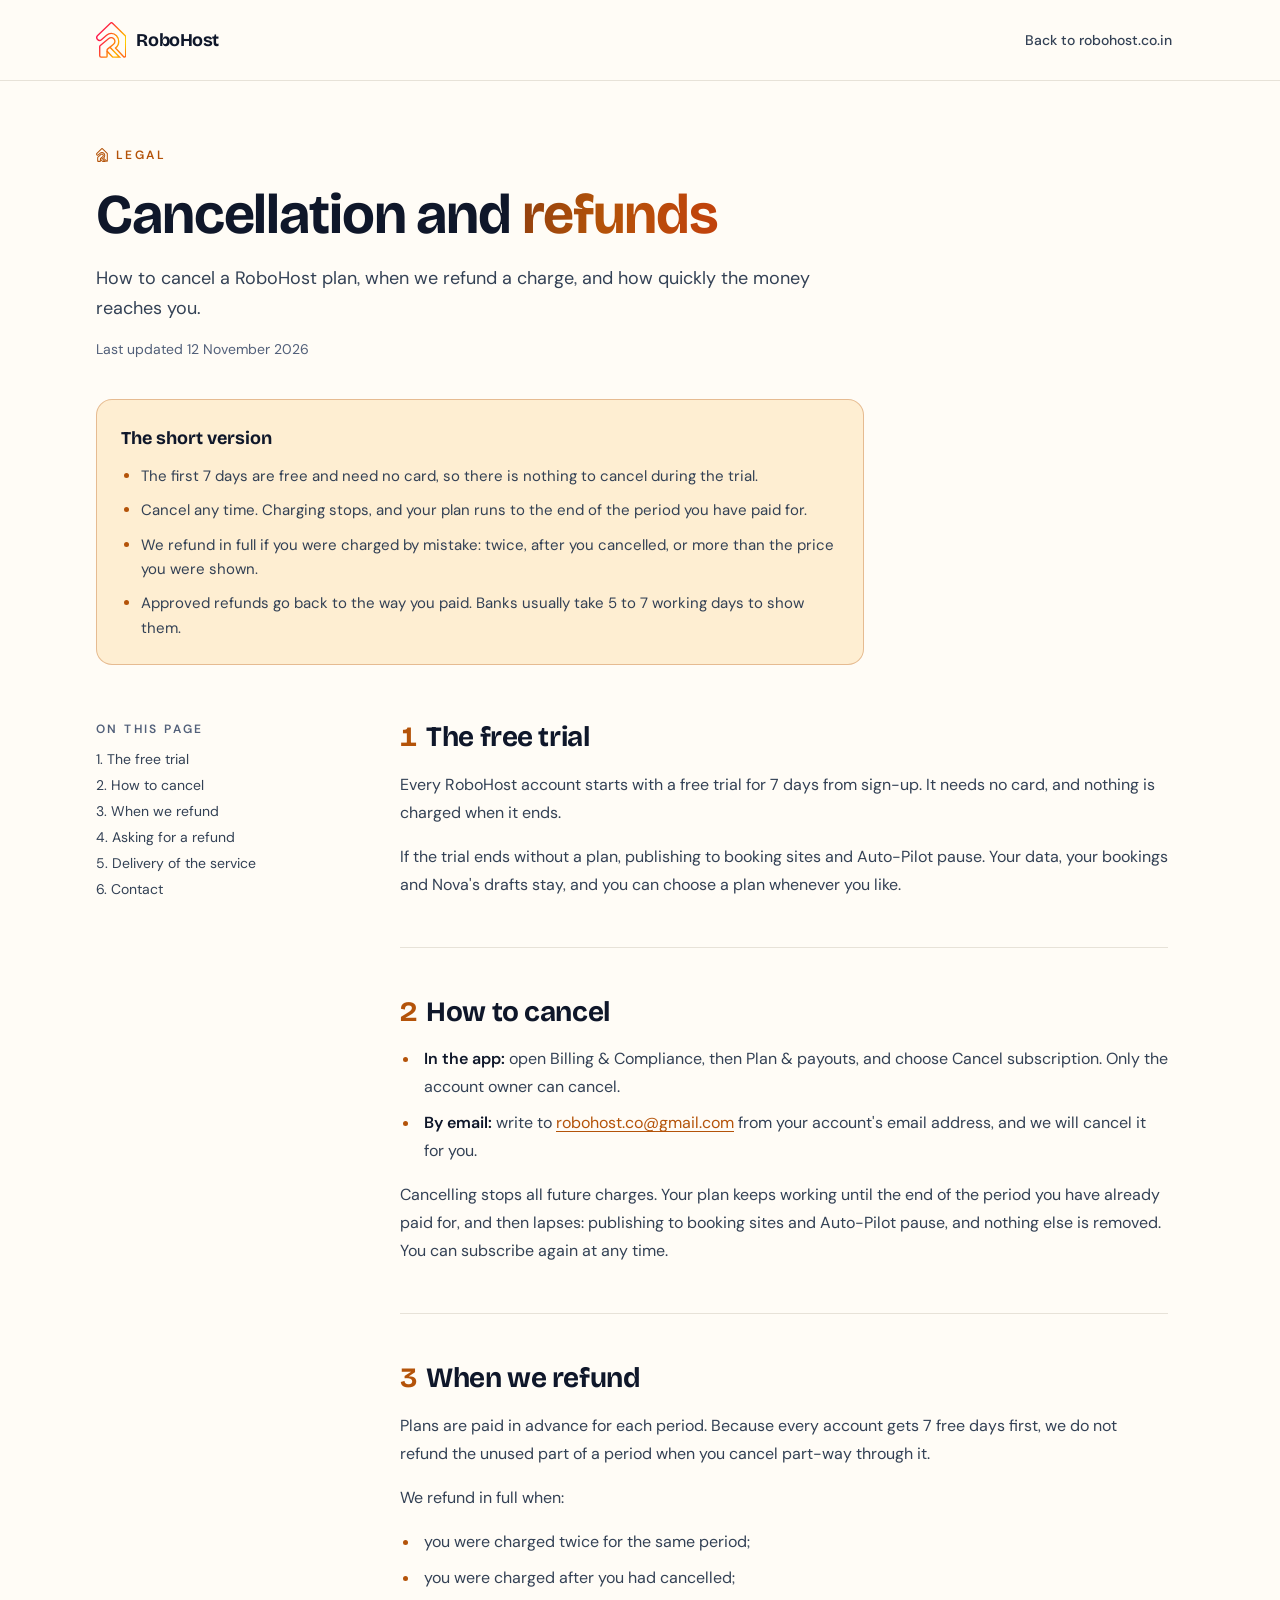
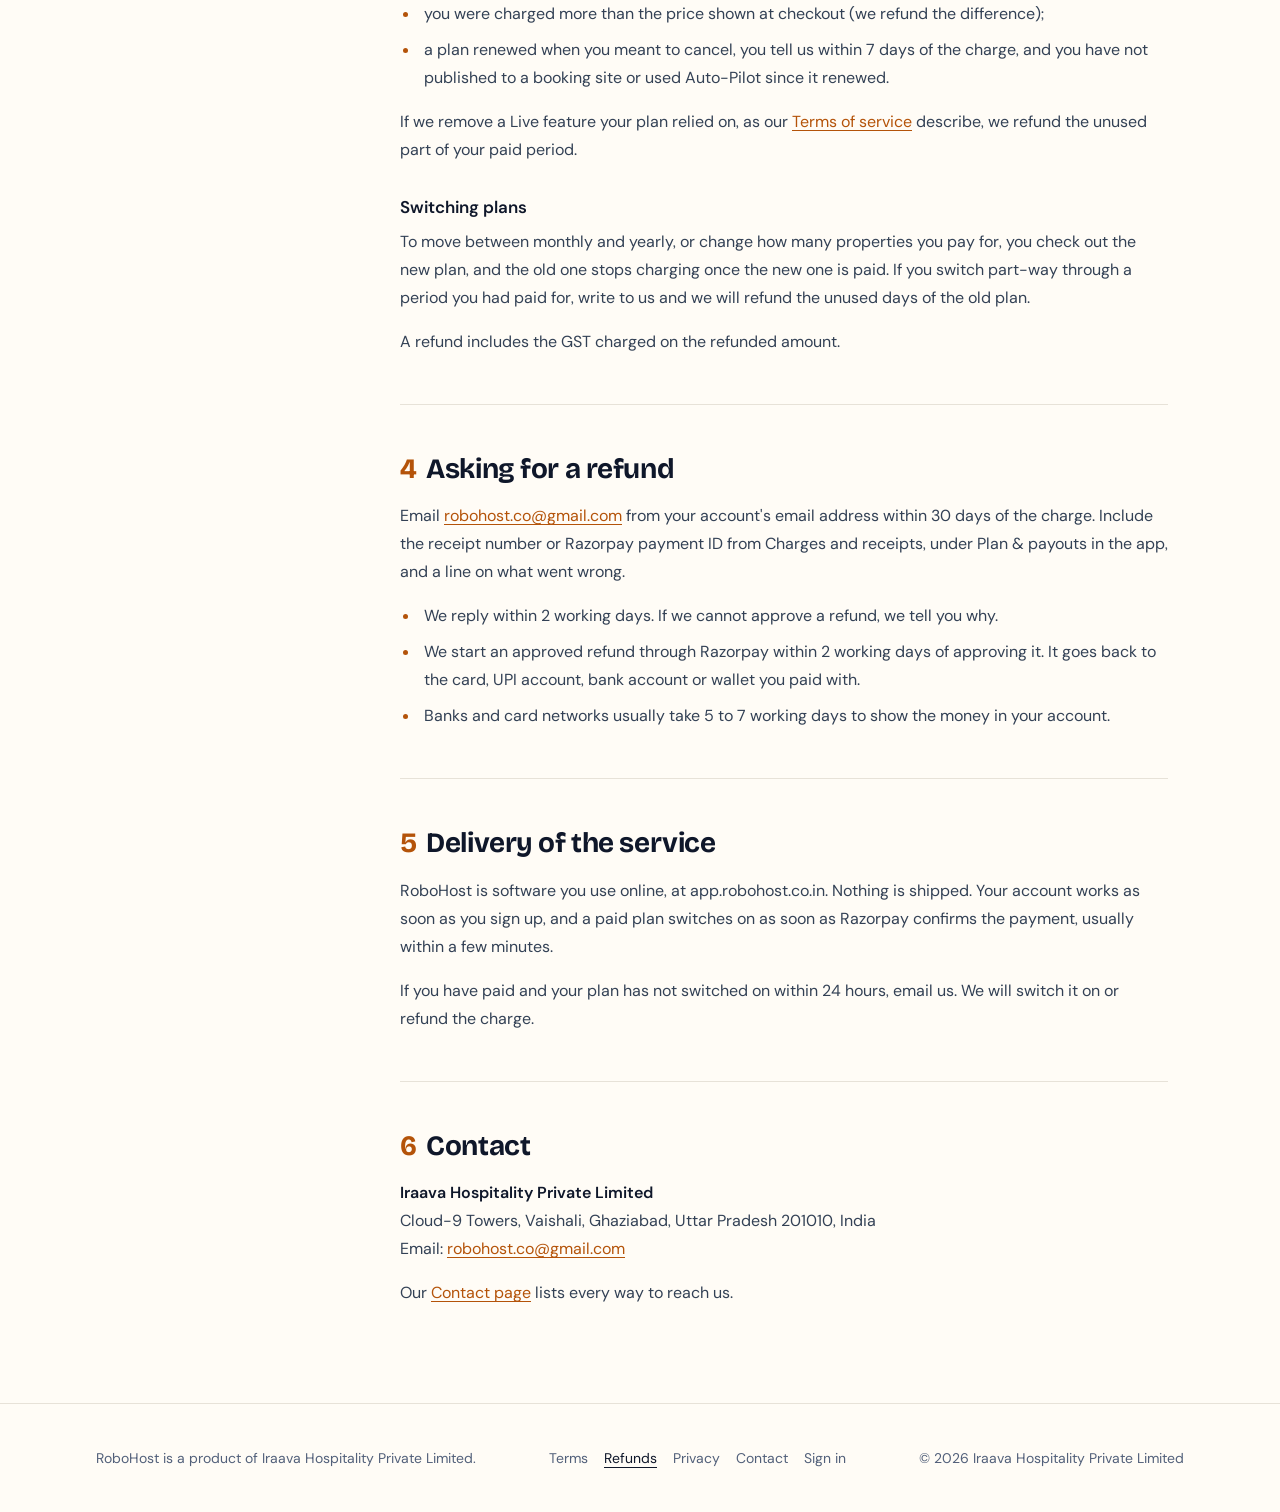
<file: refunds.html>
<!doctype html>
<html lang="en">
  <head>
    <meta charset="UTF-8" />
    <link rel="icon" type="image/svg+xml" href="/favicon.svg" />
    <link rel="icon" type="image/png" sizes="32x32" href="/favicon-32.png" />
    <link rel="apple-touch-icon" href="/apple-touch-icon.png" />
    <meta name="viewport" content="width=device-width, initial-scale=1.0" />
    <title>Cancellation and refund policy · RoboHost</title>
    <meta
      name="description"
      content="How to cancel a RoboHost plan, when Iraava Hospitality Private Limited refunds a charge, how long a refund takes, and how the service is delivered."
    />
    <link rel="canonical" href="https://robohost.co.in/refunds" />
    <meta property="og:type" content="website" />
    <meta property="og:site_name" content="RoboHost" />
    <meta property="og:url" content="https://robohost.co.in/refunds" />
    <meta property="og:title" content="RoboHost cancellation and refund policy" />
    <link rel="preconnect" href="https://fonts.googleapis.com" />
    <link rel="preconnect" href="https://fonts.gstatic.com" crossorigin />
    <link
      rel="stylesheet"
      href="https://fonts.googleapis.com/css2?family=Bricolage+Grotesque:opsz,wght@12..96,500..800&family=DM+Sans:opsz,wght@9..40,400..700&display=swap"
    />
    <!-- Same theme resolution as site.html: stored choice first, otherwise the OS. -->
    <script>
      ;(function () {
        try {
          var stored = localStorage.getItem("robohost.theme")
          var theme =
            stored === "light" || stored === "dark"
              ? stored
              : window.matchMedia("(prefers-color-scheme: light)").matches
                ? "light"
                : "dark"
          document.documentElement.setAttribute("data-theme", theme)
          document.documentElement.style.colorScheme = theme
        } catch (e) {
          document.documentElement.setAttribute("data-theme", "dark")
        }
      })()
    </script>
    <!-- Plain HTML like privacy.html. Razorpay's website review looks for a cancellation and refund
         policy and for how the service is delivered (section 5), so both live on this one page.
         The cancel and switch rules follow services/finance/subscriptions.py and api/billing_routes.py. -->
    <link rel="stylesheet" crossorigin href="/assets/src-Ci7YquTA.css">
    <link rel="stylesheet" crossorigin href="/assets/legal-BRruz6NL.css">
  </head>
  <body>
    <div class="landing-root min-h-screen bg-night-950 text-ink antialiased">
      <a
        href="#policy"
        class="sr-only rounded-full bg-marigold-fill px-4 py-2 text-sm font-semibold text-on-marigold focus:not-sr-only focus:absolute focus:left-4 focus:top-4 focus:z-10"
        >Skip to the policy</a
      >

      <header class="border-b border-night-line">
        <div class="mx-auto flex h-16 max-w-6xl items-center justify-between gap-4 px-4 sm:h-20 sm:px-8">
          <a href="/" class="flex items-center gap-2.5 rounded-xl outline-none focus-visible:ring-2 focus-visible:ring-marigold" aria-label="RoboHost home">
            <svg viewBox="-2.4 -2.4 88.77 104.8" fill="none" aria-hidden="true" class="h-9 w-auto shrink-0">
              <defs>
                <radialGradient id="rh-house" gradientUnits="userSpaceOnUse" cx="85.89" cy="53.42" r="89.04"><stop offset="0" stop-color="#FFD600" /><stop offset="0.28" stop-color="#FFA400" /><stop offset="0.5" stop-color="#FF6A14" /><stop offset="0.75" stop-color="#FF2C40" /><stop offset="1" stop-color="#FF1650" /></radialGradient>
                <linearGradient id="rh-stem" gradientUnits="userSpaceOnUse" x1="7.81" y1="65.75" x2="40.68" y2="84.93"><stop offset="0" stop-color="#FF1E46" /><stop offset="0.5" stop-color="#FF5A20" /><stop offset="1" stop-color="#FF8C00" /></linearGradient>
                <linearGradient id="rh-strut" gradientUnits="userSpaceOnUse" x1="31.1" y1="83.56" x2="68.08" y2="100.27"><stop offset="0" stop-color="#FF7000" /><stop offset="0.6" stop-color="#FFB800" /><stop offset="1" stop-color="#FF9000" /></linearGradient>
              </defs>
              <g stroke-width="4">
                <path d="M37.58 70.4L66.16 100L47.58 100A3.29 3.29 0 0 1 45.19 98.97L29.32 82.26" stroke="url(#rh-strut)" stroke-linejoin="miter" stroke-miterlimit="4" />
                <path d="M34.78 45.55L10.21 65.96A4.93 4.93 0 0 0 8.42 69.75L8.42 96.16A3.84 3.84 0 0 0 12.26 100L27.12 100A2.74 2.74 0 0 0 29.86 97.26L29.86 79.26A3.56 3.56 0 0 1 31.21 76.48L48.63 62.53A10.96 10.96 0 0 0 52.74 53.97A10.96 10.96 0 0 0 41.78 43.01A10.96 10.96 0 0 0 34.78 45.55Z" stroke="url(#rh-stem)" stroke-linejoin="round" stroke-miterlimit="4" />
                <path d="M2.47 37.19L40.34 0.7A3.29 3.29 0 0 1 44.93 0.71L82.74 37.88A4.11 4.11 0 0 1 83.97 40.81L83.97 96.27A3.36 3.36 0 0 1 78.18 98.59L54.22 73.37A21.64 23.29 0 0 0 63.7 54.11A21.64 23.29 0 0 0 42.05 30.82A21.64 23.29 0 0 0 28.45 36L13.37 49.11A8.08 8.08 0 0 1 2.47 37.19Z" stroke="url(#rh-house)" stroke-linejoin="round" stroke-miterlimit="4" />
              </g>
            </svg>
            <span class="font-display text-lg font-bold tracking-tight text-ink">RoboHost</span>
          </a>
          <a
            href="/"
            class="rounded-full px-3 py-2 text-sm font-medium text-ink-body outline-none transition-colors hover:text-ink focus-visible:ring-2 focus-visible:ring-marigold"
            >Back to robohost.co.in</a
          >
        </div>
      </header>

      <main class="mx-auto max-w-6xl px-4 pb-24 pt-12 sm:px-8 sm:pt-16">
        <div class="max-w-3xl">
          <span class="inline-flex items-center gap-2 text-xs font-semibold uppercase tracking-[0.2em] text-marigold">
            <svg viewBox="-4.8 -4.8 93.57 109.6" fill="none" aria-hidden="true" class="h-3.5 w-auto">
              <g stroke="currentColor" stroke-width="8">
                <path d="M37.58 70.4L66.16 100L47.58 100A3.29 3.29 0 0 1 45.19 98.97L29.32 82.26" stroke-linejoin="miter" stroke-miterlimit="4" />
                <path d="M34.78 45.55L10.21 65.96A4.93 4.93 0 0 0 8.42 69.75L8.42 96.16A3.84 3.84 0 0 0 12.26 100L27.12 100A2.74 2.74 0 0 0 29.86 97.26L29.86 79.26A3.56 3.56 0 0 1 31.21 76.48L48.63 62.53A10.96 10.96 0 0 0 52.74 53.97A10.96 10.96 0 0 0 41.78 43.01A10.96 10.96 0 0 0 34.78 45.55Z" stroke-linejoin="round" stroke-miterlimit="4" />
                <path d="M2.47 37.19L40.34 0.7A3.29 3.29 0 0 1 44.93 0.71L82.74 37.88A4.11 4.11 0 0 1 83.97 40.81L83.97 96.27A3.36 3.36 0 0 1 78.18 98.59L54.22 73.37A21.64 23.29 0 0 0 63.7 54.11A21.64 23.29 0 0 0 42.05 30.82A21.64 23.29 0 0 0 28.45 36L13.37 49.11A8.08 8.08 0 0 1 2.47 37.19Z" stroke-linejoin="round" stroke-miterlimit="4" />
              </g>
            </svg>
            Legal
          </span>
          <h1 class="mt-4 text-balance font-display text-[clamp(2.25rem,6vw,3.5rem)] font-bold leading-[1.06] tracking-[-0.02em] text-ink">
            Cancellation and <span class="text-kesar">refunds</span>
          </h1>
          <p class="mt-5 text-lg leading-relaxed text-ink-body">
            How to cancel a RoboHost plan, when we refund a charge, and how quickly the money reaches you.
          </p>
          <p class="mt-4 text-sm text-ink-muted">Last updated 12 November 2026</p>

          <div class="mt-10 rounded-2xl border border-marigold-line bg-marigold-soft p-5 sm:p-6">
            <h2 class="font-display text-lg font-bold text-ink">The short version</h2>
            <ul class="mt-3 list-disc space-y-2.5 pl-5 text-[15px] leading-relaxed text-ink-body marker:text-marigold">
              <li>The first 7 days are free and need no card, so there is nothing to cancel during the trial.</li>
              <li>Cancel any time. Charging stops, and your plan runs to the end of the period you have paid for.</li>
              <li>
                We refund in full if you were charged by mistake: twice, after you cancelled, or more than the price you were
                shown.
              </li>
              <li>Approved refunds go back to the way you paid. Banks usually take 5 to 7 working days to show them.</li>
            </ul>
          </div>
        </div>

        <div class="mt-14 lg:grid lg:grid-cols-[15rem_minmax(0,1fr)] lg:gap-16">
          <nav aria-label="On this page" class="mb-12 rounded-2xl border border-night-line bg-night-900 p-5 lg:sticky lg:top-8 lg:mb-0 lg:self-start lg:border-0 lg:bg-transparent lg:p-0">
            <p class="text-xs font-semibold uppercase tracking-[0.2em] text-ink-muted">On this page</p>
            <ol class="mt-3 grid gap-x-6 gap-y-1.5 text-sm text-ink-body sm:grid-cols-2 lg:grid-cols-1">
              <li><a class="rounded hover:text-ink" href="#free-trial">1. The free trial</a></li>
              <li><a class="rounded hover:text-ink" href="#cancelling">2. How to cancel</a></li>
              <li><a class="rounded hover:text-ink" href="#refunds">3. When we refund</a></li>
              <li><a class="rounded hover:text-ink" href="#asking">4. Asking for a refund</a></li>
              <li><a class="rounded hover:text-ink" href="#delivery">5. Delivery of the service</a></li>
              <li><a class="rounded hover:text-ink" href="#contact">6. Contact</a></li>
            </ol>
          </nav>

          <article id="policy" class="legal-prose max-w-3xl">
            <section id="free-trial">
              <h2><span class="num">1</span>The free trial</h2>
              <p>
                Every RoboHost account starts with a free trial for 7 days from sign-up. It needs no card, and nothing is
                charged when it ends.
              </p>
              <p>
                If the trial ends without a plan, publishing to booking sites and Auto-Pilot pause. Your data, your bookings
                and Nova's drafts stay, and you can choose a plan whenever you like.
              </p>
            </section>

            <section id="cancelling">
              <h2><span class="num">2</span>How to cancel</h2>
              <ul>
                <li>
                  <strong>In the app:</strong> open Billing &amp; Compliance, then Plan &amp; payouts, and choose Cancel
                  subscription. Only the account owner can cancel.
                </li>
                <li>
                  <strong>By email:</strong> write to <a href="mailto:robohost.co@gmail.com">robohost.co@gmail.com</a> from your
                  account's email address, and we will cancel it for you.
                </li>
              </ul>
              <p>
                Cancelling stops all future charges. Your plan keeps working until the end of the period you have already paid
                for, and then lapses: publishing to booking sites and Auto-Pilot pause, and nothing else is removed. You can
                subscribe again at any time.
              </p>
            </section>

            <section id="refunds">
              <h2><span class="num">3</span>When we refund</h2>
              <p>
                Plans are paid in advance for each period. Because every account gets 7 free days first, we do not refund the
                unused part of a period when you cancel part-way through it.
              </p>
              <p>We refund in full when:</p>
              <ul>
                <li>you were charged twice for the same period;</li>
                <li>you were charged after you had cancelled;</li>
                <li>you were charged more than the price shown at checkout (we refund the difference);</li>
                <li>
                  a plan renewed when you meant to cancel, you tell us within 7 days of the charge, and you have not published
                  to a booking site or used Auto-Pilot since it renewed.
                </li>
              </ul>
              <p>
                If we remove a Live feature your plan relied on, as our <a href="/terms#the-service">Terms of service</a>
                describe, we refund the unused part of your paid period.
              </p>
              <h3>Switching plans</h3>
              <p>
                To move between monthly and yearly, or change how many properties you pay for, you check out the new plan, and the old one
                stops charging once the new one is paid. If you switch part-way through a period you had paid for, write to us
                and we will refund the unused days of the old plan.
              </p>
              <p>A refund includes the GST charged on the refunded amount.</p>
            </section>

            <section id="asking">
              <h2><span class="num">4</span>Asking for a refund</h2>
              <p>
                Email <a href="mailto:robohost.co@gmail.com?subject=Refund%20request">robohost.co@gmail.com</a> from your
                account's email address within 30 days of the charge. Include the receipt number or Razorpay payment ID from
                Charges and receipts, under Plan &amp; payouts in the app, and a line on what went wrong.
              </p>
              <ul>
                <li>We reply within 2 working days. If we cannot approve a refund, we tell you why.</li>
                <li>
                  We start an approved refund through Razorpay within 2 working days of approving it. It goes back to the card,
                  UPI account, bank account or wallet you paid with.
                </li>
                <li>Banks and card networks usually take 5 to 7 working days to show the money in your account.</li>
              </ul>
            </section>

            <section id="delivery">
              <h2><span class="num">5</span>Delivery of the service</h2>
              <p>
                RoboHost is software you use online, at app.robohost.co.in. Nothing is shipped. Your account works as soon as
                you sign up, and a paid plan switches on as soon as Razorpay confirms the payment, usually within a few minutes.
              </p>
              <p>
                If you have paid and your plan has not switched on within 24 hours, email us. We will switch it on or refund the
                charge.
              </p>
            </section>

            <section id="contact">
              <h2><span class="num">6</span>Contact</h2>
              <address>
                <strong>Iraava Hospitality Private Limited</strong><br />
                Cloud-9 Towers, Vaishali, Ghaziabad, Uttar Pradesh 201010, India<br />
                Email: <a href="mailto:robohost.co@gmail.com">robohost.co@gmail.com</a>
              </address>
              <p>Our <a href="/contact">Contact page</a> lists every way to reach us.</p>
            </section>
          </article>
        </div>
      </main>

      <footer class="border-t border-night-line">
        <div class="mx-auto flex max-w-6xl flex-col gap-3 px-4 py-8 text-sm text-ink-muted sm:px-8 lg:flex-row lg:items-center lg:justify-between">
          <p>RoboHost is a product of Iraava Hospitality Private Limited.</p>
          <nav aria-label="Legal" class="-mx-2 flex flex-wrap items-center">
            <a class="legal-foot-link" href="/terms">Terms</a>
            <a class="legal-foot-link" href="/refunds" aria-current="page">Refunds</a>
            <a class="legal-foot-link" href="/privacy">Privacy</a>
            <a class="legal-foot-link" href="/contact">Contact</a>
            <a class="legal-foot-link" href="https://app.robohost.co.in/signin">Sign in</a>
          </nav>
          <p>© 2026 Iraava Hospitality Private Limited</p>
        </div>
      </footer>
    </div>
  </body>
</html>
</file>
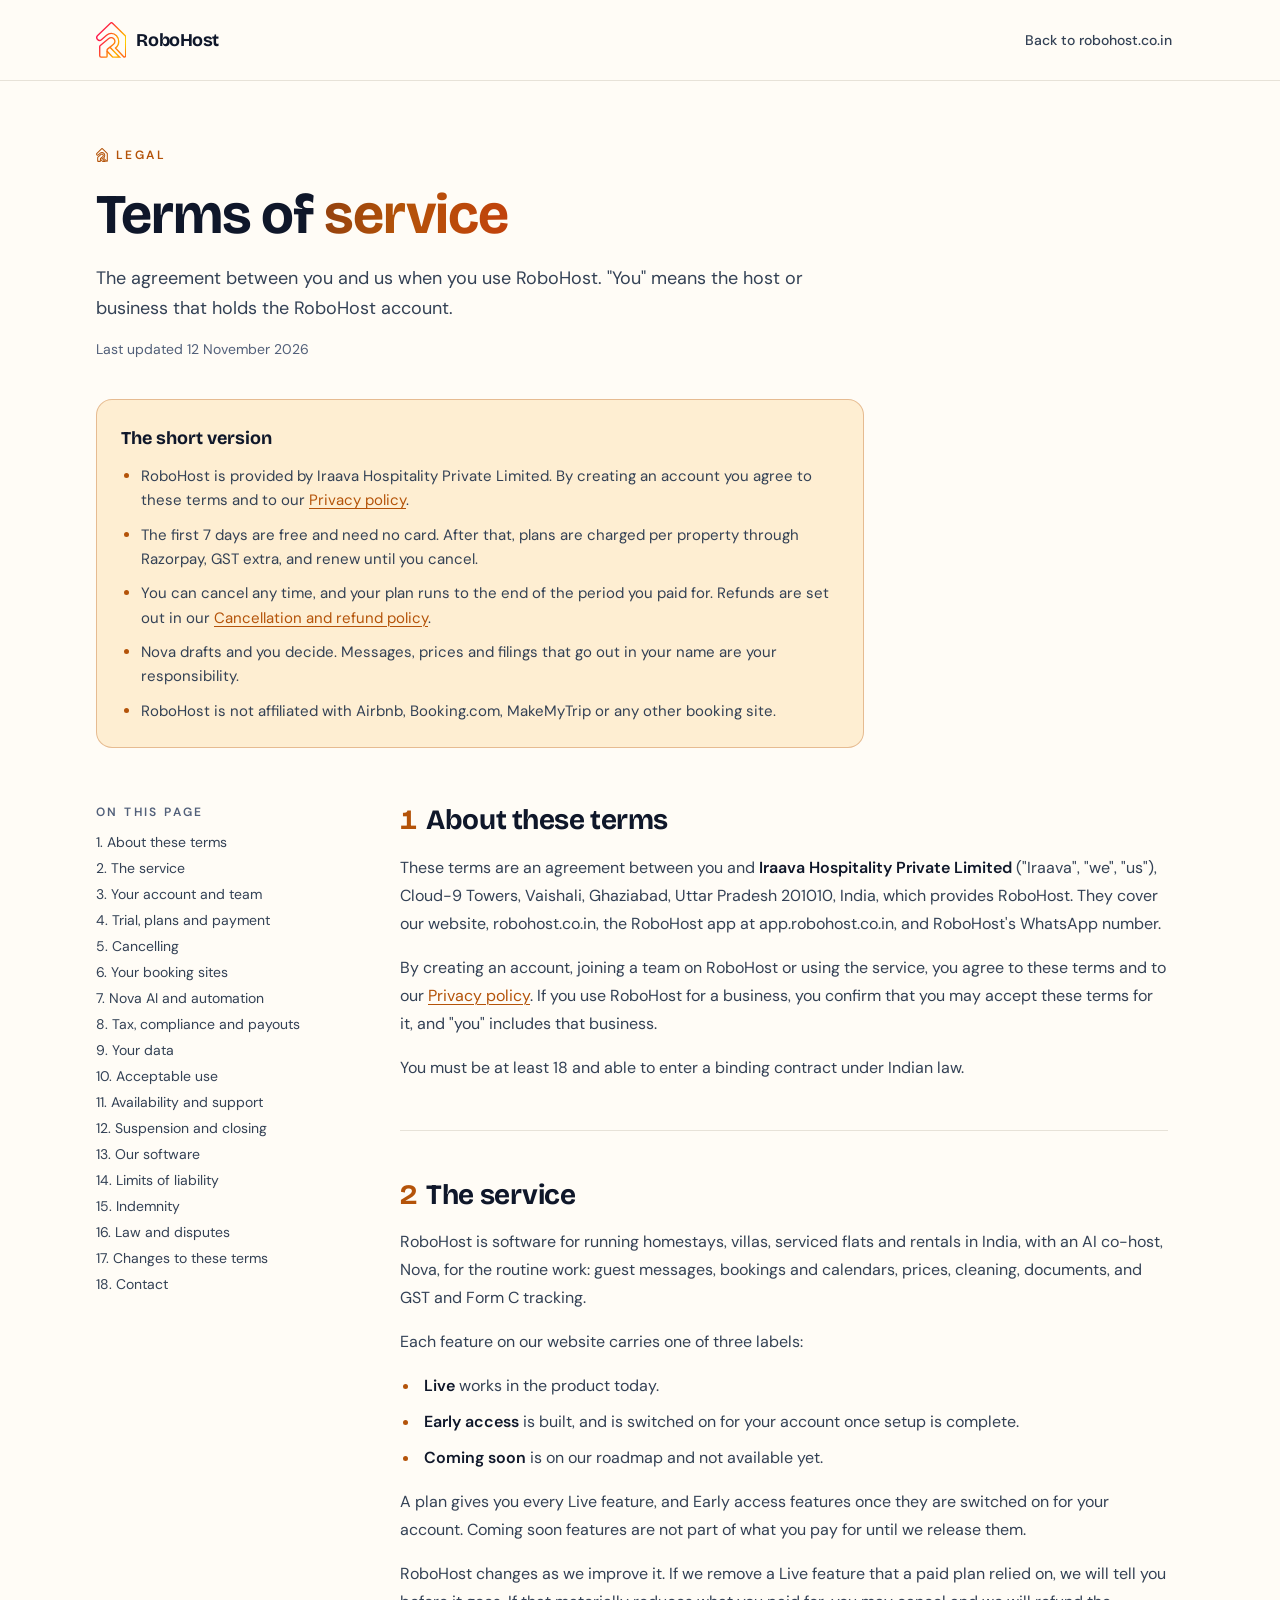
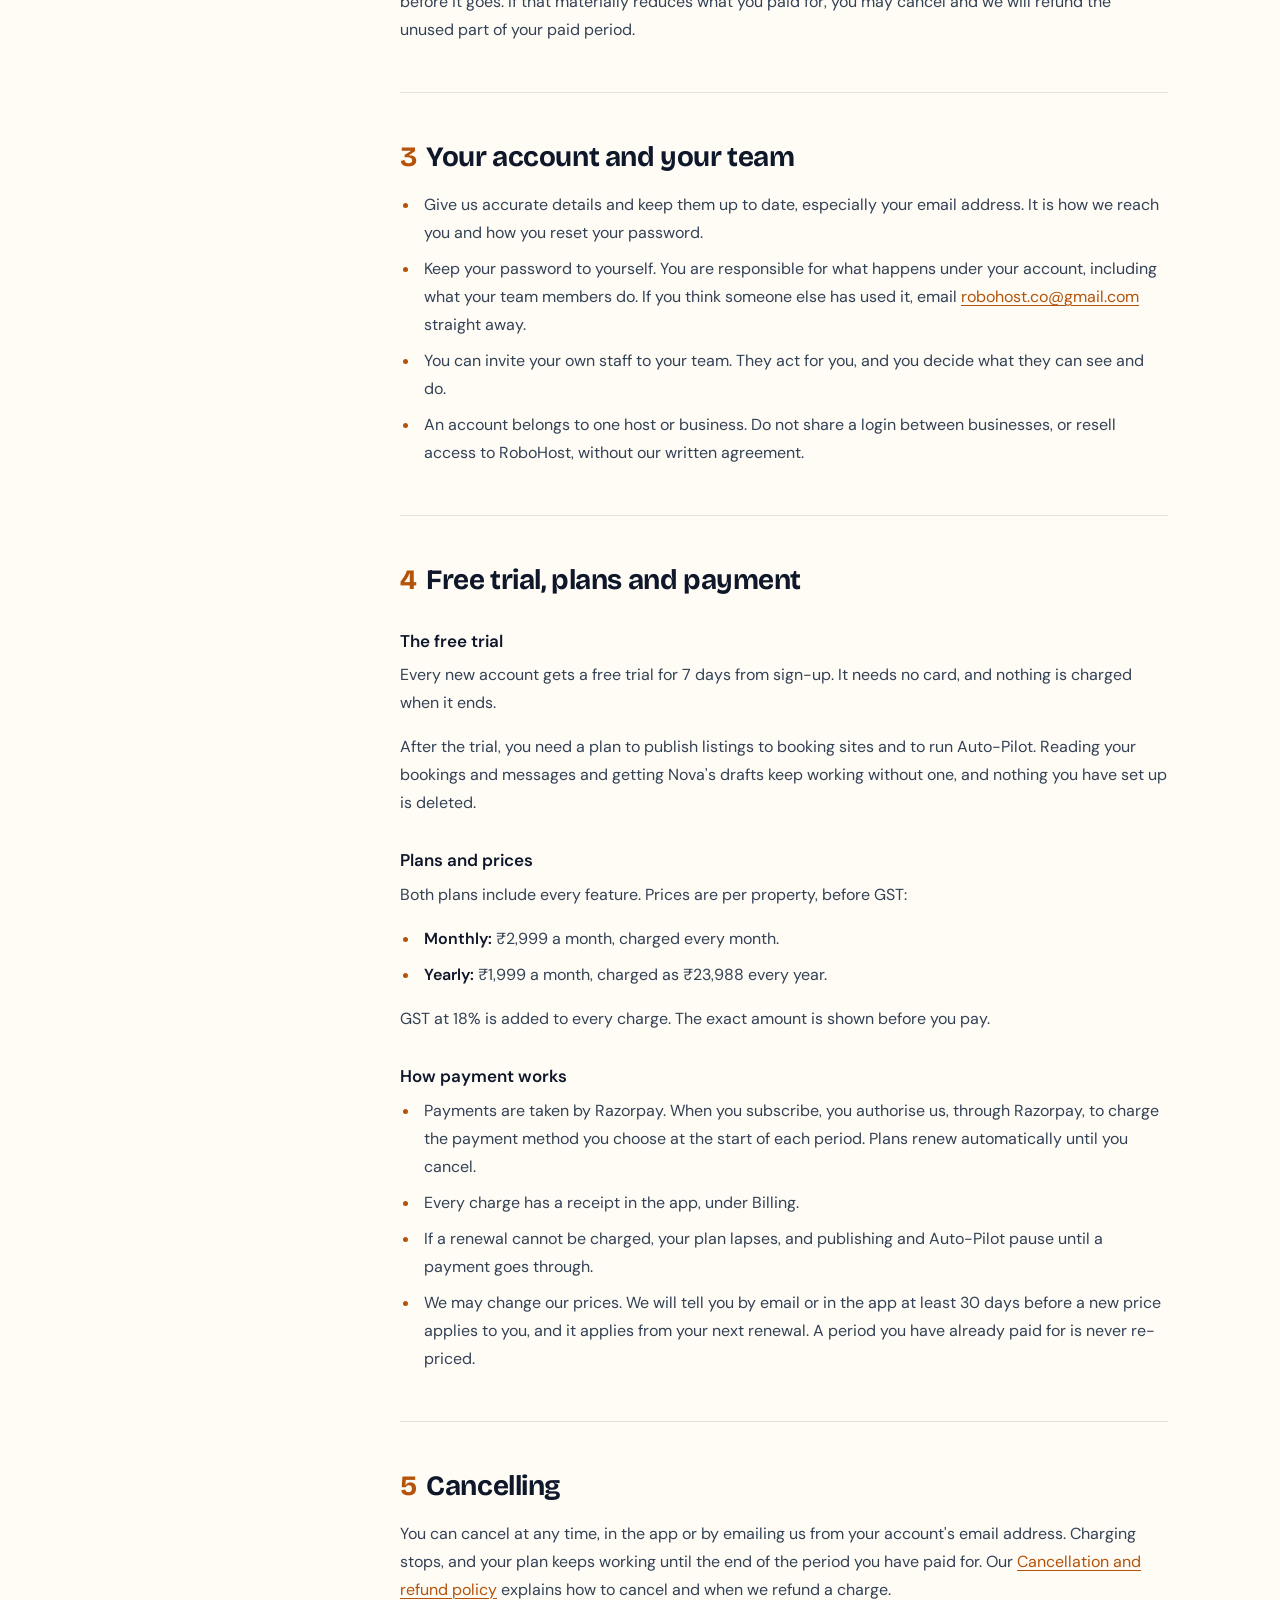
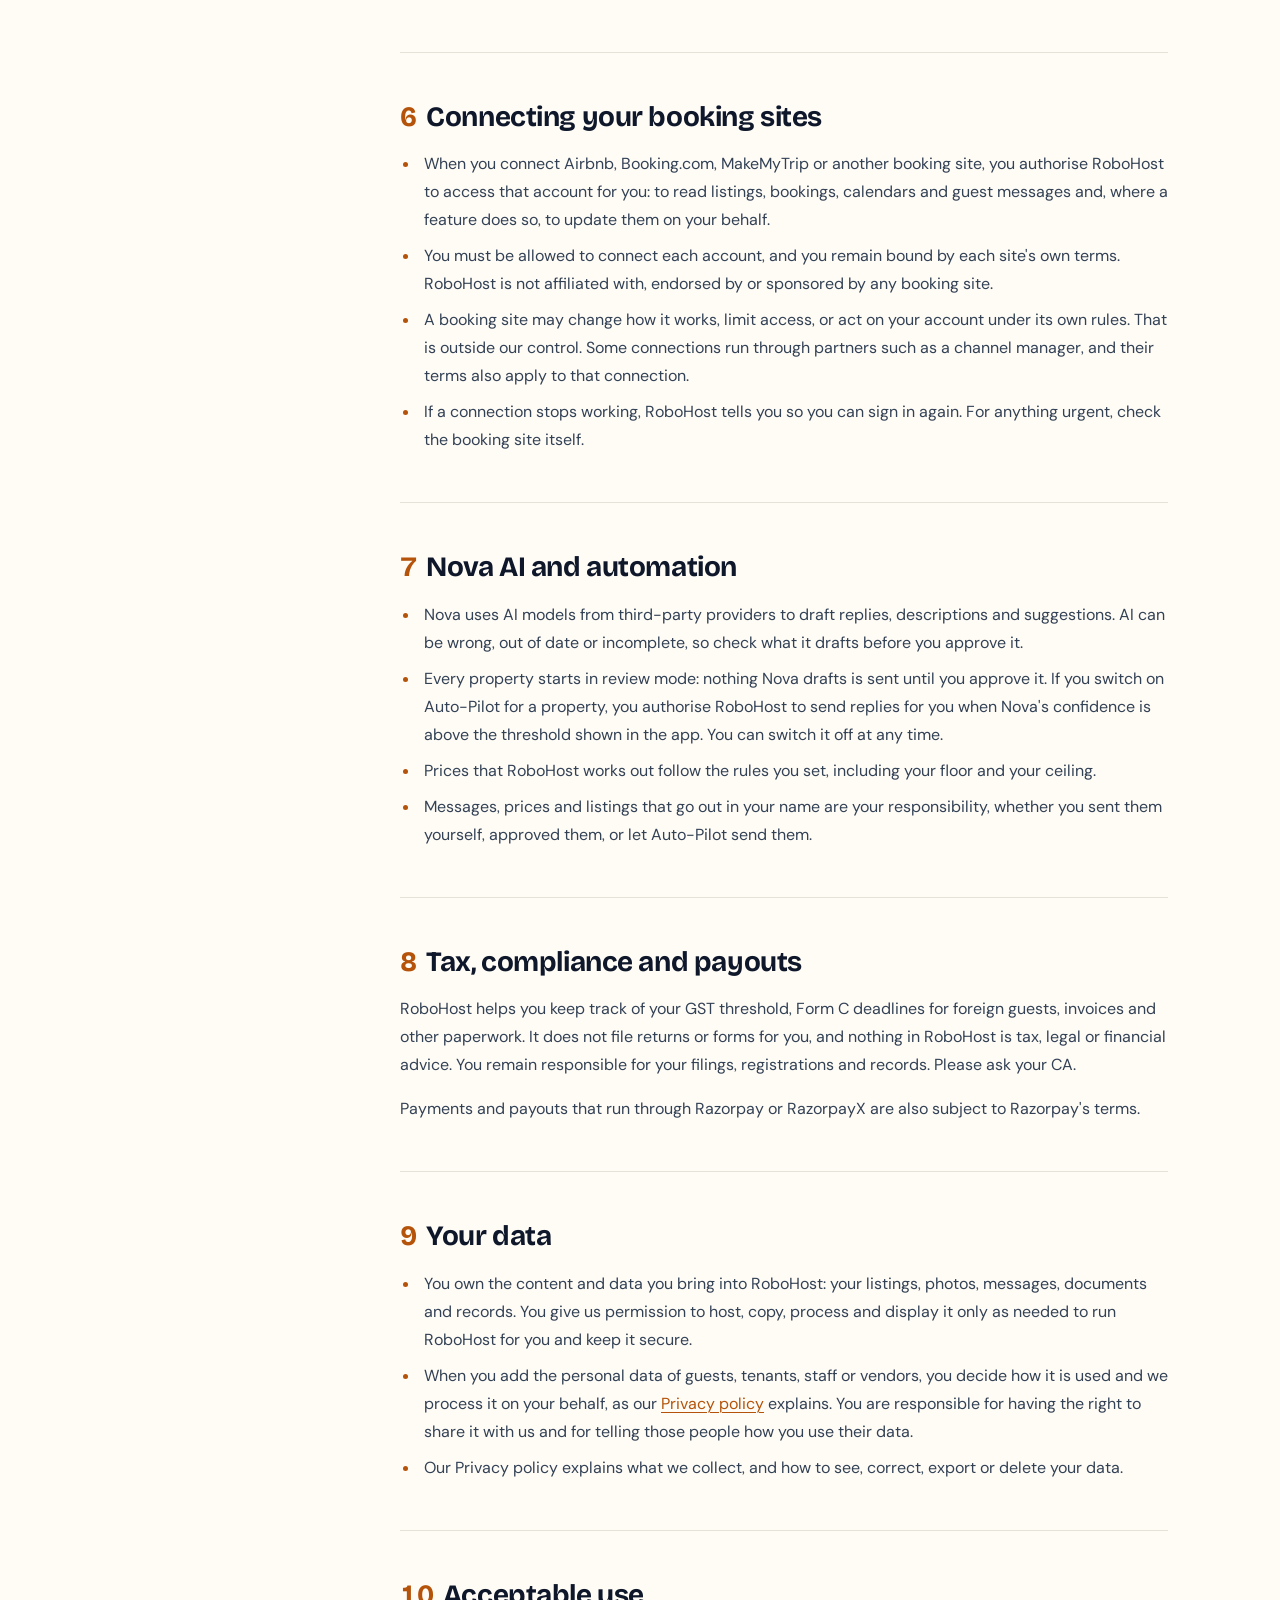
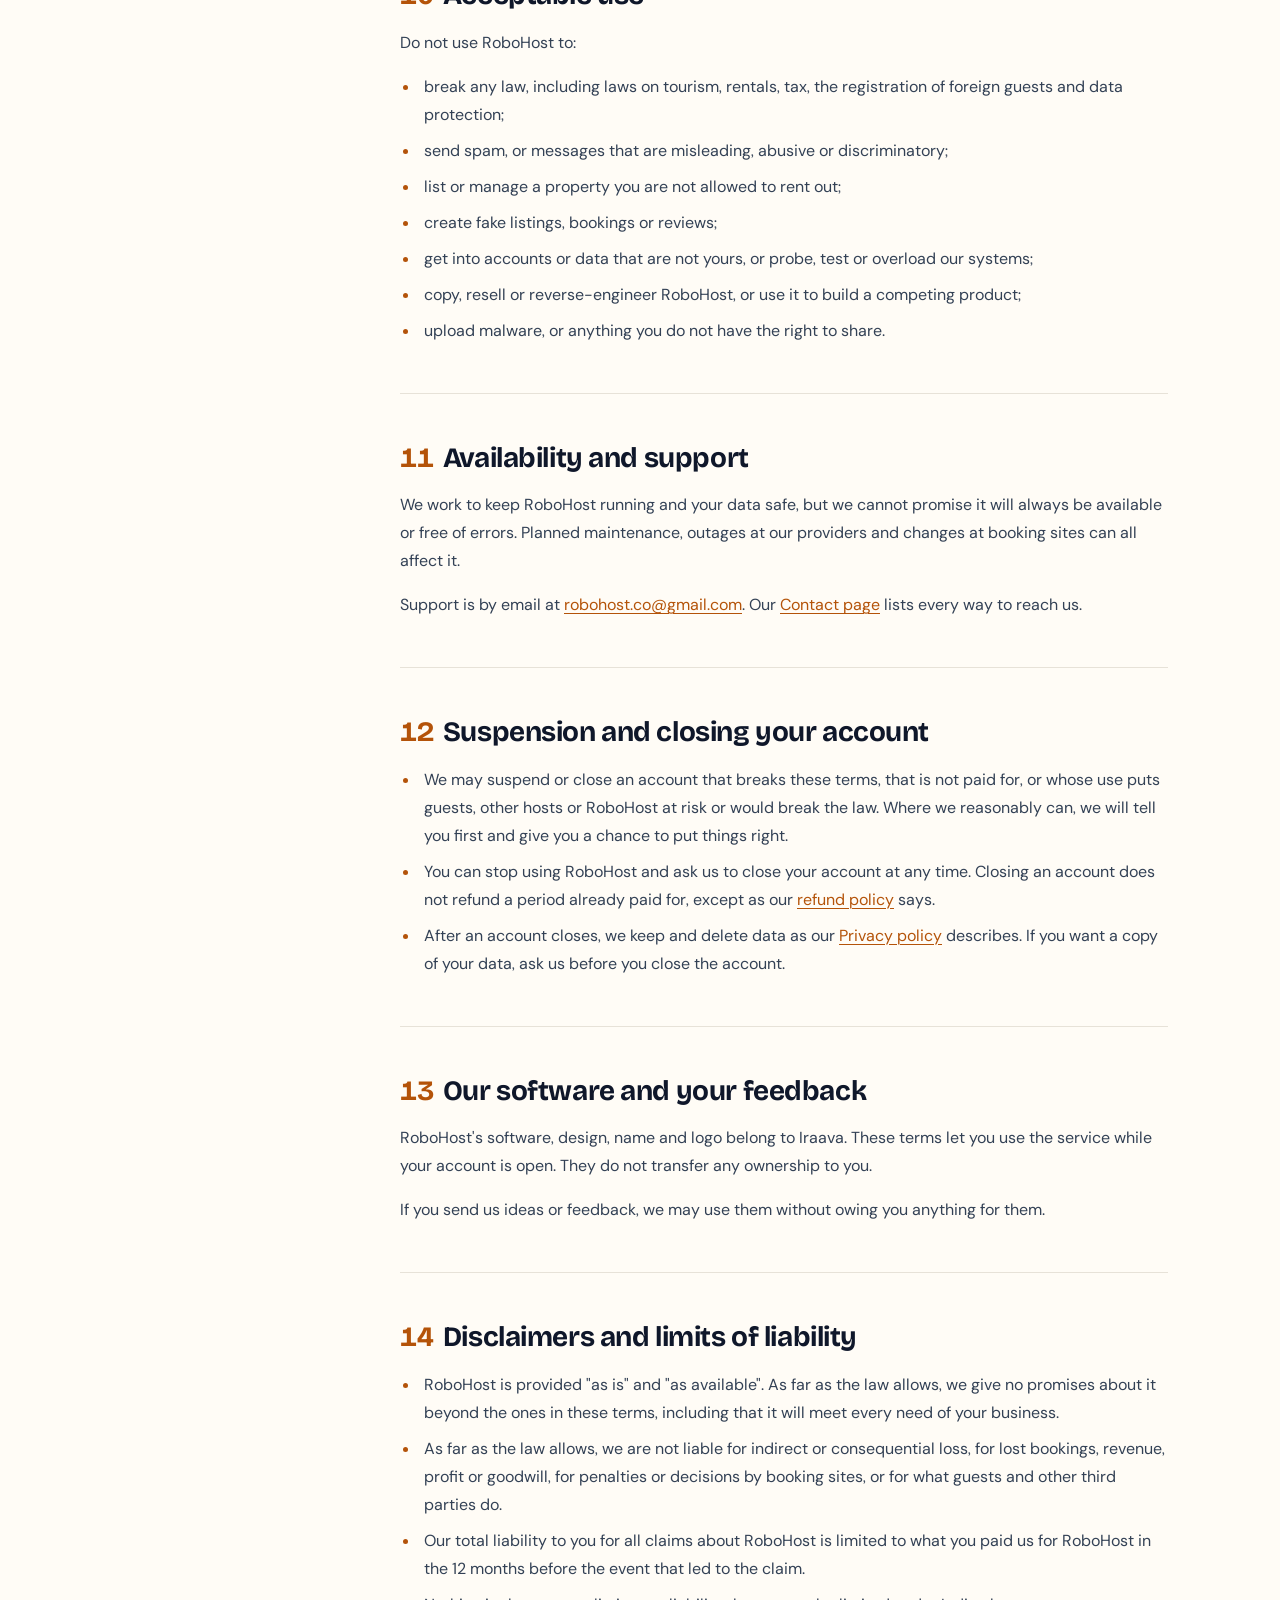
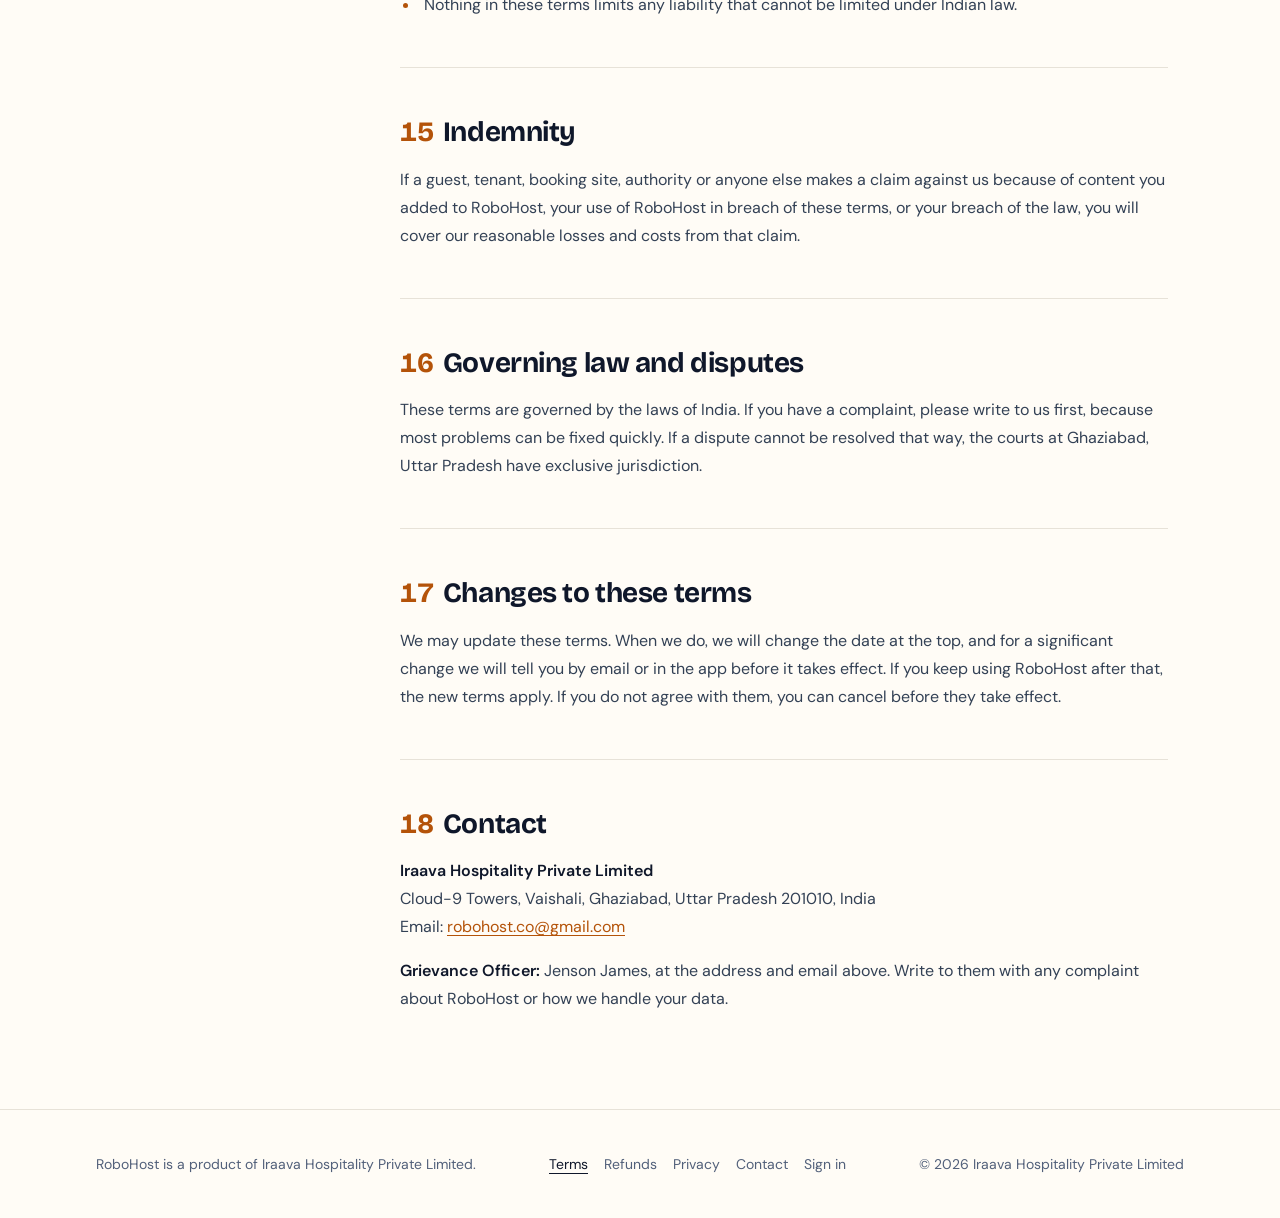
<file: terms.html>
<!doctype html>
<html lang="en">
  <head>
    <meta charset="UTF-8" />
    <link rel="icon" type="image/svg+xml" href="/favicon.svg" />
    <link rel="icon" type="image/png" sizes="32x32" href="/favicon-32.png" />
    <link rel="apple-touch-icon" href="/apple-touch-icon.png" />
    <meta name="viewport" content="width=device-width, initial-scale=1.0" />
    <title>Terms of service · RoboHost</title>
    <meta
      name="description"
      content="The terms for using RoboHost, a product of Iraava Hospitality Private Limited: your account, the free trial, plans and payment, booking-site connections, Nova AI and your data."
    />
    <link rel="canonical" href="https://robohost.co.in/terms" />
    <meta property="og:type" content="website" />
    <meta property="og:site_name" content="RoboHost" />
    <meta property="og:url" content="https://robohost.co.in/terms" />
    <meta property="og:title" content="RoboHost terms of service" />
    <link rel="preconnect" href="https://fonts.googleapis.com" />
    <link rel="preconnect" href="https://fonts.gstatic.com" crossorigin />
    <link
      rel="stylesheet"
      href="https://fonts.googleapis.com/css2?family=Bricolage+Grotesque:opsz,wght@12..96,500..800&family=DM+Sans:opsz,wght@9..40,400..700&display=swap"
    />
    <!-- Same theme resolution as site.html: stored choice first, otherwise the OS. -->
    <script>
      ;(function () {
        try {
          var stored = localStorage.getItem("robohost.theme")
          var theme =
            stored === "light" || stored === "dark"
              ? stored
              : window.matchMedia("(prefers-color-scheme: light)").matches
                ? "light"
                : "dark"
          document.documentElement.setAttribute("data-theme", theme)
          document.documentElement.style.colorScheme = theme
        } catch (e) {
          document.documentElement.setAttribute("data-theme", "dark")
        }
      })()
    </script>
    <!-- Plain HTML like privacy.html, so Razorpay's website review reads the terms without JS. -->
    <link rel="stylesheet" crossorigin href="/assets/src-Ci7YquTA.css">
    <link rel="stylesheet" crossorigin href="/assets/legal-BRruz6NL.css">
  </head>
  <body>
    <div class="landing-root min-h-screen bg-night-950 text-ink antialiased">
      <a
        href="#terms"
        class="sr-only rounded-full bg-marigold-fill px-4 py-2 text-sm font-semibold text-on-marigold focus:not-sr-only focus:absolute focus:left-4 focus:top-4 focus:z-10"
        >Skip to the terms</a
      >

      <header class="border-b border-night-line">
        <div class="mx-auto flex h-16 max-w-6xl items-center justify-between gap-4 px-4 sm:h-20 sm:px-8">
          <a href="/" class="flex items-center gap-2.5 rounded-xl outline-none focus-visible:ring-2 focus-visible:ring-marigold" aria-label="RoboHost home">
            <svg viewBox="-2.4 -2.4 88.77 104.8" fill="none" aria-hidden="true" class="h-9 w-auto shrink-0">
              <defs>
                <radialGradient id="rh-house" gradientUnits="userSpaceOnUse" cx="85.89" cy="53.42" r="89.04"><stop offset="0" stop-color="#FFD600" /><stop offset="0.28" stop-color="#FFA400" /><stop offset="0.5" stop-color="#FF6A14" /><stop offset="0.75" stop-color="#FF2C40" /><stop offset="1" stop-color="#FF1650" /></radialGradient>
                <linearGradient id="rh-stem" gradientUnits="userSpaceOnUse" x1="7.81" y1="65.75" x2="40.68" y2="84.93"><stop offset="0" stop-color="#FF1E46" /><stop offset="0.5" stop-color="#FF5A20" /><stop offset="1" stop-color="#FF8C00" /></linearGradient>
                <linearGradient id="rh-strut" gradientUnits="userSpaceOnUse" x1="31.1" y1="83.56" x2="68.08" y2="100.27"><stop offset="0" stop-color="#FF7000" /><stop offset="0.6" stop-color="#FFB800" /><stop offset="1" stop-color="#FF9000" /></linearGradient>
              </defs>
              <g stroke-width="4">
                <path d="M37.58 70.4L66.16 100L47.58 100A3.29 3.29 0 0 1 45.19 98.97L29.32 82.26" stroke="url(#rh-strut)" stroke-linejoin="miter" stroke-miterlimit="4" />
                <path d="M34.78 45.55L10.21 65.96A4.93 4.93 0 0 0 8.42 69.75L8.42 96.16A3.84 3.84 0 0 0 12.26 100L27.12 100A2.74 2.74 0 0 0 29.86 97.26L29.86 79.26A3.56 3.56 0 0 1 31.21 76.48L48.63 62.53A10.96 10.96 0 0 0 52.74 53.97A10.96 10.96 0 0 0 41.78 43.01A10.96 10.96 0 0 0 34.78 45.55Z" stroke="url(#rh-stem)" stroke-linejoin="round" stroke-miterlimit="4" />
                <path d="M2.47 37.19L40.34 0.7A3.29 3.29 0 0 1 44.93 0.71L82.74 37.88A4.11 4.11 0 0 1 83.97 40.81L83.97 96.27A3.36 3.36 0 0 1 78.18 98.59L54.22 73.37A21.64 23.29 0 0 0 63.7 54.11A21.64 23.29 0 0 0 42.05 30.82A21.64 23.29 0 0 0 28.45 36L13.37 49.11A8.08 8.08 0 0 1 2.47 37.19Z" stroke="url(#rh-house)" stroke-linejoin="round" stroke-miterlimit="4" />
              </g>
            </svg>
            <span class="font-display text-lg font-bold tracking-tight text-ink">RoboHost</span>
          </a>
          <a
            href="/"
            class="rounded-full px-3 py-2 text-sm font-medium text-ink-body outline-none transition-colors hover:text-ink focus-visible:ring-2 focus-visible:ring-marigold"
            >Back to robohost.co.in</a
          >
        </div>
      </header>

      <main class="mx-auto max-w-6xl px-4 pb-24 pt-12 sm:px-8 sm:pt-16">
        <div class="max-w-3xl">
          <span class="inline-flex items-center gap-2 text-xs font-semibold uppercase tracking-[0.2em] text-marigold">
            <svg viewBox="-4.8 -4.8 93.57 109.6" fill="none" aria-hidden="true" class="h-3.5 w-auto">
              <g stroke="currentColor" stroke-width="8">
                <path d="M37.58 70.4L66.16 100L47.58 100A3.29 3.29 0 0 1 45.19 98.97L29.32 82.26" stroke-linejoin="miter" stroke-miterlimit="4" />
                <path d="M34.78 45.55L10.21 65.96A4.93 4.93 0 0 0 8.42 69.75L8.42 96.16A3.84 3.84 0 0 0 12.26 100L27.12 100A2.74 2.74 0 0 0 29.86 97.26L29.86 79.26A3.56 3.56 0 0 1 31.21 76.48L48.63 62.53A10.96 10.96 0 0 0 52.74 53.97A10.96 10.96 0 0 0 41.78 43.01A10.96 10.96 0 0 0 34.78 45.55Z" stroke-linejoin="round" stroke-miterlimit="4" />
                <path d="M2.47 37.19L40.34 0.7A3.29 3.29 0 0 1 44.93 0.71L82.74 37.88A4.11 4.11 0 0 1 83.97 40.81L83.97 96.27A3.36 3.36 0 0 1 78.18 98.59L54.22 73.37A21.64 23.29 0 0 0 63.7 54.11A21.64 23.29 0 0 0 42.05 30.82A21.64 23.29 0 0 0 28.45 36L13.37 49.11A8.08 8.08 0 0 1 2.47 37.19Z" stroke-linejoin="round" stroke-miterlimit="4" />
              </g>
            </svg>
            Legal
          </span>
          <h1 class="mt-4 text-balance font-display text-[clamp(2.25rem,6vw,3.5rem)] font-bold leading-[1.06] tracking-[-0.02em] text-ink">
            Terms of <span class="text-kesar">service</span>
          </h1>
          <p class="mt-5 text-lg leading-relaxed text-ink-body">
            The agreement between you and us when you use RoboHost. "You" means the host or business that holds the RoboHost
            account.
          </p>
          <p class="mt-4 text-sm text-ink-muted">Last updated 12 November 2026</p>

          <div class="mt-10 rounded-2xl border border-marigold-line bg-marigold-soft p-5 sm:p-6">
            <h2 class="font-display text-lg font-bold text-ink">The short version</h2>
            <ul class="mt-3 list-disc space-y-2.5 pl-5 text-[15px] leading-relaxed text-ink-body marker:text-marigold">
              <li>
                RoboHost is provided by Iraava Hospitality Private Limited. By creating an account you agree to these terms and
                to our <a class="legal-link" href="/privacy">Privacy policy</a>.
              </li>
              <li>
                The first 7 days are free and need no card. After that, plans are charged per property through Razorpay, GST
                extra, and renew until you cancel.
              </li>
              <li>
                You can cancel any time, and your plan runs to the end of the period you paid for. Refunds are set out in our
                <a class="legal-link" href="/refunds">Cancellation and refund policy</a>.
              </li>
              <li>Nova drafts and you decide. Messages, prices and filings that go out in your name are your responsibility.</li>
              <li>RoboHost is not affiliated with Airbnb, Booking.com, MakeMyTrip or any other booking site.</li>
            </ul>
          </div>
        </div>

        <div class="mt-14 lg:grid lg:grid-cols-[15rem_minmax(0,1fr)] lg:gap-16">
          <nav aria-label="On this page" class="mb-12 rounded-2xl border border-night-line bg-night-900 p-5 lg:sticky lg:top-8 lg:mb-0 lg:self-start lg:border-0 lg:bg-transparent lg:p-0">
            <p class="text-xs font-semibold uppercase tracking-[0.2em] text-ink-muted">On this page</p>
            <ol class="mt-3 grid gap-x-6 gap-y-1.5 text-sm text-ink-body sm:grid-cols-2 lg:grid-cols-1">
              <li><a class="rounded hover:text-ink" href="#about">1. About these terms</a></li>
              <li><a class="rounded hover:text-ink" href="#the-service">2. The service</a></li>
              <li><a class="rounded hover:text-ink" href="#your-account">3. Your account and team</a></li>
              <li><a class="rounded hover:text-ink" href="#plans">4. Trial, plans and payment</a></li>
              <li><a class="rounded hover:text-ink" href="#cancelling">5. Cancelling</a></li>
              <li><a class="rounded hover:text-ink" href="#booking-sites">6. Your booking sites</a></li>
              <li><a class="rounded hover:text-ink" href="#nova">7. Nova AI and automation</a></li>
              <li><a class="rounded hover:text-ink" href="#compliance">8. Tax, compliance and payouts</a></li>
              <li><a class="rounded hover:text-ink" href="#your-data">9. Your data</a></li>
              <li><a class="rounded hover:text-ink" href="#acceptable-use">10. Acceptable use</a></li>
              <li><a class="rounded hover:text-ink" href="#availability">11. Availability and support</a></li>
              <li><a class="rounded hover:text-ink" href="#suspension">12. Suspension and closing</a></li>
              <li><a class="rounded hover:text-ink" href="#ownership">13. Our software</a></li>
              <li><a class="rounded hover:text-ink" href="#liability">14. Limits of liability</a></li>
              <li><a class="rounded hover:text-ink" href="#indemnity">15. Indemnity</a></li>
              <li><a class="rounded hover:text-ink" href="#law">16. Law and disputes</a></li>
              <li><a class="rounded hover:text-ink" href="#changes">17. Changes to these terms</a></li>
              <li><a class="rounded hover:text-ink" href="#contact">18. Contact</a></li>
            </ol>
          </nav>

          <article id="terms" class="legal-prose max-w-3xl">
            <section id="about">
              <h2><span class="num">1</span>About these terms</h2>
              <p>
                These terms are an agreement between you and <strong>Iraava Hospitality Private Limited</strong> ("Iraava",
                "we", "us"), Cloud-9 Towers, Vaishali, Ghaziabad, Uttar Pradesh 201010, India, which provides RoboHost. They
                cover our website, robohost.co.in, the RoboHost app at app.robohost.co.in, and RoboHost's WhatsApp number.
              </p>
              <p>
                By creating an account, joining a team on RoboHost or using the service, you agree to these terms and to our
                <a href="/privacy">Privacy policy</a>. If you use RoboHost for a business, you confirm that you may accept these
                terms for it, and "you" includes that business.
              </p>
              <p>You must be at least 18 and able to enter a binding contract under Indian law.</p>
            </section>

            <section id="the-service">
              <h2><span class="num">2</span>The service</h2>
              <p>
                RoboHost is software for running homestays, villas, serviced flats and rentals in India, with an AI co-host,
                Nova, for the routine work: guest messages, bookings and calendars, prices, cleaning, documents, and GST and
                Form C tracking.
              </p>
              <p>Each feature on our website carries one of three labels:</p>
              <ul>
                <li><strong>Live</strong> works in the product today.</li>
                <li><strong>Early access</strong> is built, and is switched on for your account once setup is complete.</li>
                <li><strong>Coming soon</strong> is on our roadmap and not available yet.</li>
              </ul>
              <p>
                A plan gives you every Live feature, and Early access features once they are switched on for your account.
                Coming soon features are not part of what you pay for until we release them.
              </p>
              <p>
                RoboHost changes as we improve it. If we remove a Live feature that a paid plan relied on, we will tell you
                before it goes. If that materially reduces what you paid for, you may cancel and we will refund the unused part
                of your paid period.
              </p>
            </section>

            <section id="your-account">
              <h2><span class="num">3</span>Your account and your team</h2>
              <ul>
                <li>
                  Give us accurate details and keep them up to date, especially your email address. It is how we reach you and
                  how you reset your password.
                </li>
                <li>
                  Keep your password to yourself. You are responsible for what happens under your account, including what your
                  team members do. If you think someone else has used it, email
                  <a href="mailto:robohost.co@gmail.com">robohost.co@gmail.com</a> straight away.
                </li>
                <li>You can invite your own staff to your team. They act for you, and you decide what they can see and do.</li>
                <li>
                  An account belongs to one host or business. Do not share a login between businesses, or resell access to
                  RoboHost, without our written agreement.
                </li>
              </ul>
            </section>

            <section id="plans">
              <h2><span class="num">4</span>Free trial, plans and payment</h2>
              <h3>The free trial</h3>
              <p>
                Every new account gets a free trial for 7 days from sign-up. It needs no card, and nothing is charged when it
                ends.
              </p>
              <p>
                After the trial, you need a plan to publish listings to booking sites and to run Auto-Pilot. Reading your
                bookings and messages and getting Nova's drafts keep working without one, and nothing you have set up is
                deleted.
              </p>
              <h3>Plans and prices</h3>
              <p>Both plans include every feature. Prices are per property, before GST:</p>
              <ul>
                <li><strong>Monthly:</strong> ₹2,999 a month, charged every month.</li>
                <li><strong>Yearly:</strong> ₹1,999 a month, charged as ₹23,988 every year.</li>
              </ul>
              <p>GST at 18% is added to every charge. The exact amount is shown before you pay.</p>
              <h3>How payment works</h3>
              <ul>
                <li>
                  Payments are taken by Razorpay. When you subscribe, you authorise us, through Razorpay, to charge the payment
                  method you choose at the start of each period. Plans renew automatically until you cancel.
                </li>
                <li>Every charge has a receipt in the app, under Billing.</li>
                <li>
                  If a renewal cannot be charged, your plan lapses, and publishing and Auto-Pilot pause until a payment goes
                  through.
                </li>
                <li>
                  We may change our prices. We will tell you by email or in the app at least 30 days before a new price applies
                  to you, and it applies from your next renewal. A period you have already paid for is never re-priced.
                </li>
              </ul>
            </section>

            <section id="cancelling">
              <h2><span class="num">5</span>Cancelling</h2>
              <p>
                You can cancel at any time, in the app or by emailing us from your account's email address. Charging stops, and
                your plan keeps working until the end of the period you have paid for. Our
                <a href="/refunds">Cancellation and refund policy</a> explains how to cancel and when we refund a charge.
              </p>
            </section>

            <section id="booking-sites">
              <h2><span class="num">6</span>Connecting your booking sites</h2>
              <ul>
                <li>
                  When you connect Airbnb, Booking.com, MakeMyTrip or another booking site, you authorise RoboHost to access
                  that account for you: to read listings, bookings, calendars and guest messages and, where a feature does so,
                  to update them on your behalf.
                </li>
                <li>
                  You must be allowed to connect each account, and you remain bound by each site's own terms. RoboHost is not
                  affiliated with, endorsed by or sponsored by any booking site.
                </li>
                <li>
                  A booking site may change how it works, limit access, or act on your account under its own rules. That is
                  outside our control. Some connections run through partners such as a channel manager, and their terms also
                  apply to that connection.
                </li>
                <li>
                  If a connection stops working, RoboHost tells you so you can sign in again. For anything urgent, check the
                  booking site itself.
                </li>
              </ul>
            </section>

            <section id="nova">
              <h2><span class="num">7</span>Nova AI and automation</h2>
              <ul>
                <li>
                  Nova uses AI models from third-party providers to draft replies, descriptions and suggestions. AI can be wrong,
                  out of date or incomplete, so check what it drafts before you approve it.
                </li>
                <li>
                  Every property starts in review mode: nothing Nova drafts is sent until you approve it. If you switch on
                  Auto-Pilot for a property, you authorise RoboHost to send replies for you when Nova's confidence is above the
                  threshold shown in the app. You can switch it off at any time.
                </li>
                <li>Prices that RoboHost works out follow the rules you set, including your floor and your ceiling.</li>
                <li>
                  Messages, prices and listings that go out in your name are your responsibility, whether you sent them
                  yourself, approved them, or let Auto-Pilot send them.
                </li>
              </ul>
            </section>

            <section id="compliance">
              <h2><span class="num">8</span>Tax, compliance and payouts</h2>
              <p>
                RoboHost helps you keep track of your GST threshold, Form C deadlines for foreign guests, invoices and other
                paperwork. It does not file returns or forms for you, and nothing in RoboHost is tax, legal or financial advice.
                You remain responsible for your filings, registrations and records. Please ask your CA.
              </p>
              <p>Payments and payouts that run through Razorpay or RazorpayX are also subject to Razorpay's terms.</p>
            </section>

            <section id="your-data">
              <h2><span class="num">9</span>Your data</h2>
              <ul>
                <li>
                  You own the content and data you bring into RoboHost: your listings, photos, messages, documents and records.
                  You give us permission to host, copy, process and display it only as needed to run RoboHost for you and keep it
                  secure.
                </li>
                <li>
                  When you add the personal data of guests, tenants, staff or vendors, you decide how it is used and we process it
                  on your behalf, as our <a href="/privacy">Privacy policy</a> explains. You are responsible for having the right
                  to share it with us and for telling those people how you use their data.
                </li>
                <li>Our Privacy policy explains what we collect, and how to see, correct, export or delete your data.</li>
              </ul>
            </section>

            <section id="acceptable-use">
              <h2><span class="num">10</span>Acceptable use</h2>
              <p>Do not use RoboHost to:</p>
              <ul>
                <li>break any law, including laws on tourism, rentals, tax, the registration of foreign guests and data protection;</li>
                <li>send spam, or messages that are misleading, abusive or discriminatory;</li>
                <li>list or manage a property you are not allowed to rent out;</li>
                <li>create fake listings, bookings or reviews;</li>
                <li>get into accounts or data that are not yours, or probe, test or overload our systems;</li>
                <li>copy, resell or reverse-engineer RoboHost, or use it to build a competing product;</li>
                <li>upload malware, or anything you do not have the right to share.</li>
              </ul>
            </section>

            <section id="availability">
              <h2><span class="num">11</span>Availability and support</h2>
              <p>
                We work to keep RoboHost running and your data safe, but we cannot promise it will always be available or free
                of errors. Planned maintenance, outages at our providers and changes at booking sites can all affect it.
              </p>
              <p>
                Support is by email at <a href="mailto:robohost.co@gmail.com">robohost.co@gmail.com</a>. Our
                <a href="/contact">Contact page</a> lists every way to reach us.
              </p>
            </section>

            <section id="suspension">
              <h2><span class="num">12</span>Suspension and closing your account</h2>
              <ul>
                <li>
                  We may suspend or close an account that breaks these terms, that is not paid for, or whose use puts guests,
                  other hosts or RoboHost at risk or would break the law. Where we reasonably can, we will tell you first and
                  give you a chance to put things right.
                </li>
                <li>
                  You can stop using RoboHost and ask us to close your account at any time. Closing an account does not refund a
                  period already paid for, except as our <a href="/refunds">refund policy</a> says.
                </li>
                <li>
                  After an account closes, we keep and delete data as our <a href="/privacy">Privacy policy</a> describes. If
                  you want a copy of your data, ask us before you close the account.
                </li>
              </ul>
            </section>

            <section id="ownership">
              <h2><span class="num">13</span>Our software and your feedback</h2>
              <p>
                RoboHost's software, design, name and logo belong to Iraava. These terms let you use the service while your
                account is open. They do not transfer any ownership to you.
              </p>
              <p>If you send us ideas or feedback, we may use them without owing you anything for them.</p>
            </section>

            <section id="liability">
              <h2><span class="num">14</span>Disclaimers and limits of liability</h2>
              <ul>
                <li>
                  RoboHost is provided "as is" and "as available". As far as the law allows, we give no promises about it
                  beyond the ones in these terms, including that it will meet every need of your business.
                </li>
                <li>
                  As far as the law allows, we are not liable for indirect or consequential loss, for lost bookings, revenue,
                  profit or goodwill, for penalties or decisions by booking sites, or for what guests and other third parties
                  do.
                </li>
                <li>
                  Our total liability to you for all claims about RoboHost is limited to what you paid us for RoboHost in the 12
                  months before the event that led to the claim.
                </li>
                <li>Nothing in these terms limits any liability that cannot be limited under Indian law.</li>
              </ul>
            </section>

            <section id="indemnity">
              <h2><span class="num">15</span>Indemnity</h2>
              <p>
                If a guest, tenant, booking site, authority or anyone else makes a claim against us because of content you
                added to RoboHost, your use of RoboHost in breach of these terms, or your breach of the law, you will cover our
                reasonable losses and costs from that claim.
              </p>
            </section>

            <section id="law">
              <h2><span class="num">16</span>Governing law and disputes</h2>
              <p>
                These terms are governed by the laws of India. If you have a complaint, please write to us first, because most
                problems can be fixed quickly. If a dispute cannot be resolved that way, the courts at Ghaziabad, Uttar Pradesh
                have exclusive jurisdiction.
              </p>
            </section>

            <section id="changes">
              <h2><span class="num">17</span>Changes to these terms</h2>
              <p>
                We may update these terms. When we do, we will change the date at the top, and for a significant change we will
                tell you by email or in the app before it takes effect. If you keep using RoboHost after that, the new terms
                apply. If you do not agree with them, you can cancel before they take effect.
              </p>
            </section>

            <section id="contact">
              <h2><span class="num">18</span>Contact</h2>
              <address>
                <strong>Iraava Hospitality Private Limited</strong><br />
                Cloud-9 Towers, Vaishali, Ghaziabad, Uttar Pradesh 201010, India<br />
                Email: <a href="mailto:robohost.co@gmail.com">robohost.co@gmail.com</a>
              </address>
              <p>
                <strong>Grievance Officer:</strong> Jenson James, at the address and email above. Write to them with any
                complaint about RoboHost or how we handle your data.
              </p>
            </section>
          </article>
        </div>
      </main>

      <footer class="border-t border-night-line">
        <div class="mx-auto flex max-w-6xl flex-col gap-3 px-4 py-8 text-sm text-ink-muted sm:px-8 lg:flex-row lg:items-center lg:justify-between">
          <p>RoboHost is a product of Iraava Hospitality Private Limited.</p>
          <nav aria-label="Legal" class="-mx-2 flex flex-wrap items-center">
            <a class="legal-foot-link" href="/terms" aria-current="page">Terms</a>
            <a class="legal-foot-link" href="/refunds">Refunds</a>
            <a class="legal-foot-link" href="/privacy">Privacy</a>
            <a class="legal-foot-link" href="/contact">Contact</a>
            <a class="legal-foot-link" href="https://app.robohost.co.in/signin">Sign in</a>
          </nav>
          <p>© 2026 Iraava Hospitality Private Limited</p>
        </div>
      </footer>
    </div>
  </body>
</html>
</file>
<file: assets/legal-BRruz6NL.css>
@media (prefers-reduced-motion:no-preference){html{scroll-behavior:smooth}}.legal-prose{color:var(--ink-body);font-size:1rem;line-height:1.75}.legal-prose>section{border-top:1px solid var(--night-line);margin-top:3rem;padding-top:3rem;scroll-margin-top:1.5rem}.legal-prose>section:first-child{border-top:0;margin-top:0;padding-top:0}.legal-prose h2{letter-spacing:-.015em;color:var(--ink);text-wrap:balance;font-family:Bricolage Grotesque,ui-sans-serif,system-ui,sans-serif;font-size:clamp(1.375rem,3vw,1.75rem);font-weight:700;line-height:1.2}.legal-prose h2 .num{color:var(--marigold);font-variant-numeric:tabular-nums;margin-right:.6rem}.legal-prose h3{color:var(--ink);margin-top:2rem;font-size:1.0625rem;font-weight:600;line-height:1.4}.legal-prose p,.legal-prose ul,.legal-prose address,.legal-prose .table-wrap{margin-top:1rem}.legal-prose h3+p,.legal-prose h3+ul{margin-top:.5rem}.legal-prose ul{padding-left:1.25rem;list-style:outside}.legal-prose li{margin-top:.5rem;padding-left:.25rem}.legal-prose li::marker{color:var(--marigold)}.legal-prose strong{color:var(--ink);font-weight:600}.legal-prose address{font-style:normal}.legal-prose a,.legal-link{color:var(--marigold);text-underline-offset:3px;overflow-wrap:anywhere;text-decoration:underline;text-decoration-thickness:1px}.legal-prose a:hover,.legal-link:hover{text-decoration-thickness:2px}.legal-prose a:focus-visible,.legal-link:focus-visible{outline:2px solid var(--marigold);outline-offset:2px;border-radius:2px}.legal-prose .table-wrap{overflow-x:auto}.legal-prose table{border-collapse:collapse;width:100%;min-width:34rem;font-size:.9375rem;line-height:1.6}.legal-prose th{border-bottom:1px solid var(--night-line-strong);text-align:left;letter-spacing:.12em;text-transform:uppercase;color:var(--ink-muted);padding:0 1rem .75rem 0;font-size:.75rem;font-weight:600}.legal-prose td{border-bottom:1px solid var(--night-line);vertical-align:top;padding:.75rem 1rem .75rem 0}.legal-prose td:first-child{color:var(--ink);white-space:nowrap;font-weight:600}@media (width<=639px){.legal-prose table{border-top:1px solid var(--night-line-strong);min-width:0}.legal-prose thead{clip:rect(0 0 0 0);white-space:nowrap;width:1px;height:1px;position:absolute;overflow:hidden}.legal-prose tbody,.legal-prose tr,.legal-prose td{display:block}.legal-prose tr{border-bottom:1px solid var(--night-line);padding:.875rem 0}.legal-prose td{border:0;padding:0}.legal-prose td:first-child{white-space:normal}.legal-prose td+td{margin-top:.25rem}.legal-prose td:last-child{color:var(--ink-muted);font-size:.875rem}.legal-prose td:last-child:before{content:"Where: ";font-weight:600}}.legal-foot-link{border-radius:.375rem;align-items:center;min-height:2.75rem;padding:0 .5rem;transition:color .15s;display:inline-flex}.legal-foot-link:hover,.legal-foot-link[aria-current=page]{color:var(--ink)}.legal-foot-link[aria-current=page]{text-underline-offset:4px;text-decoration:underline}.legal-foot-link:focus-visible{outline:2px solid var(--marigold);outline-offset:2px}
</file>
